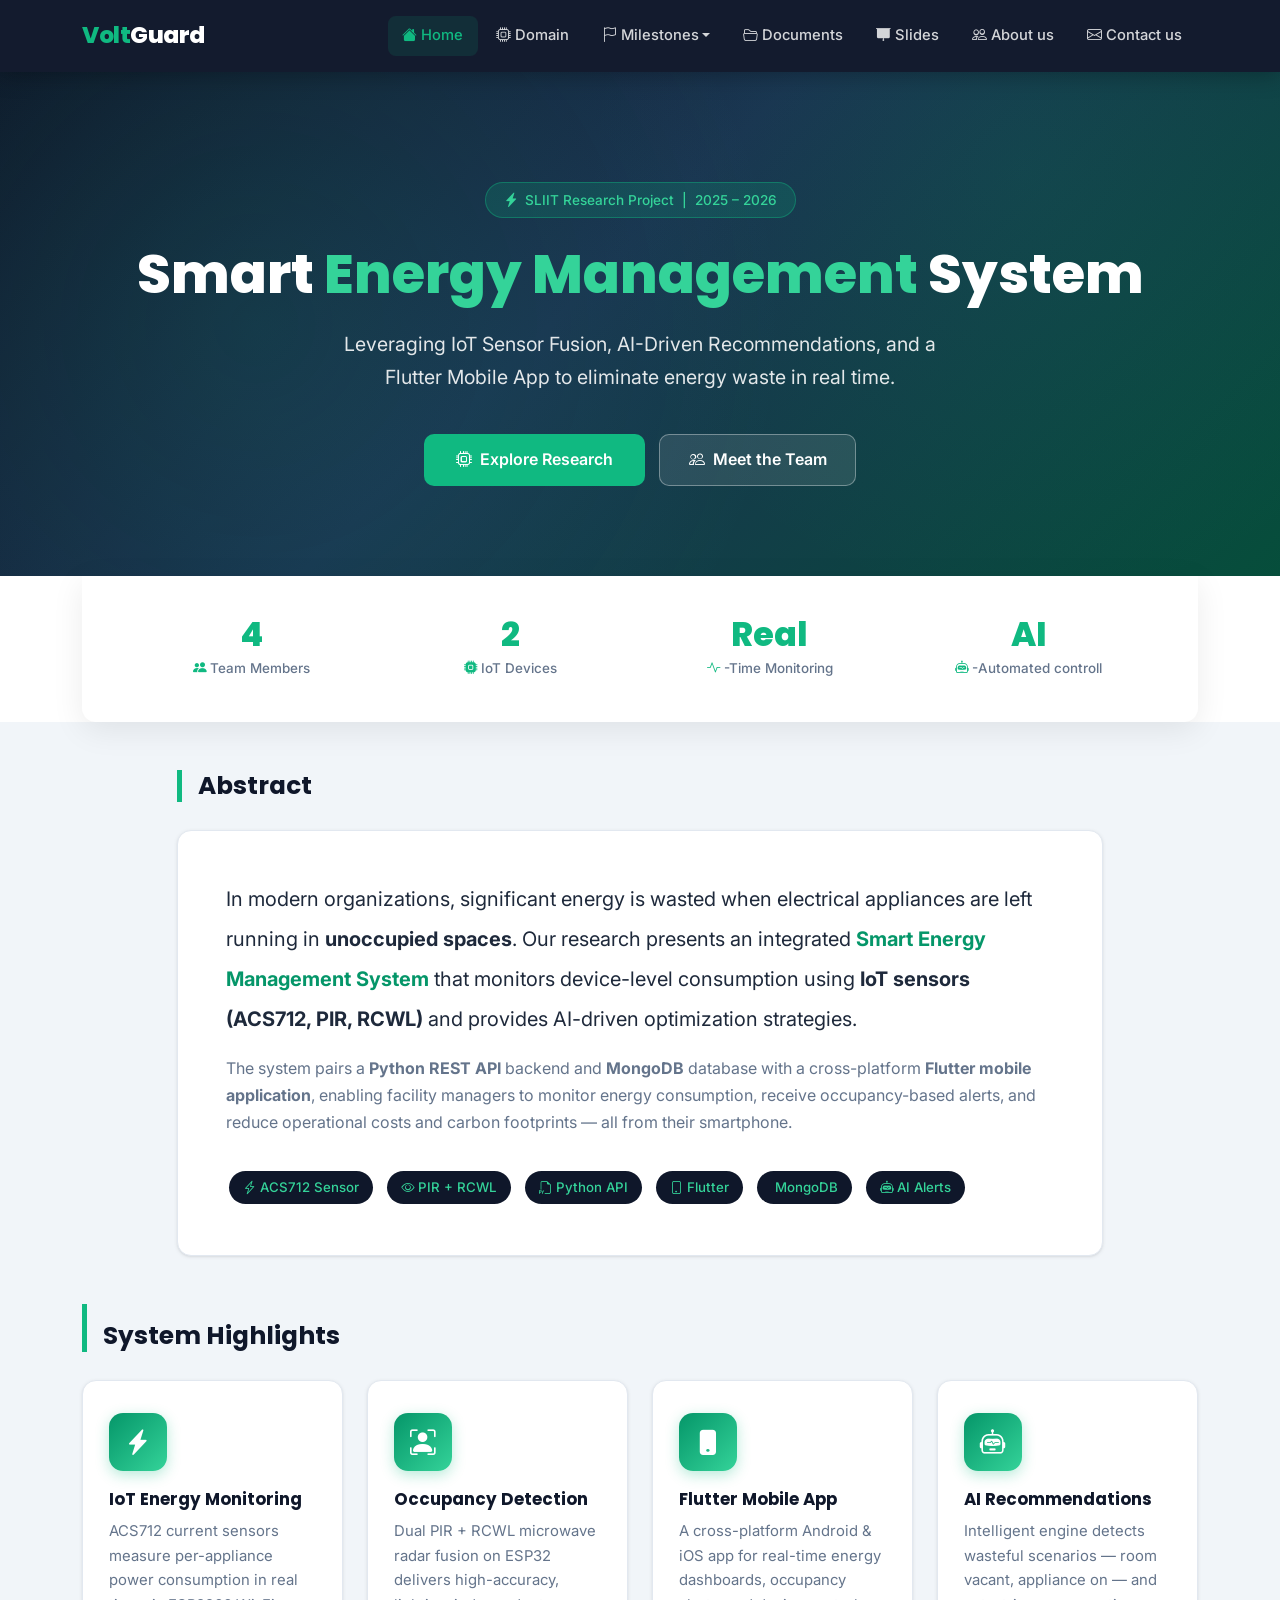
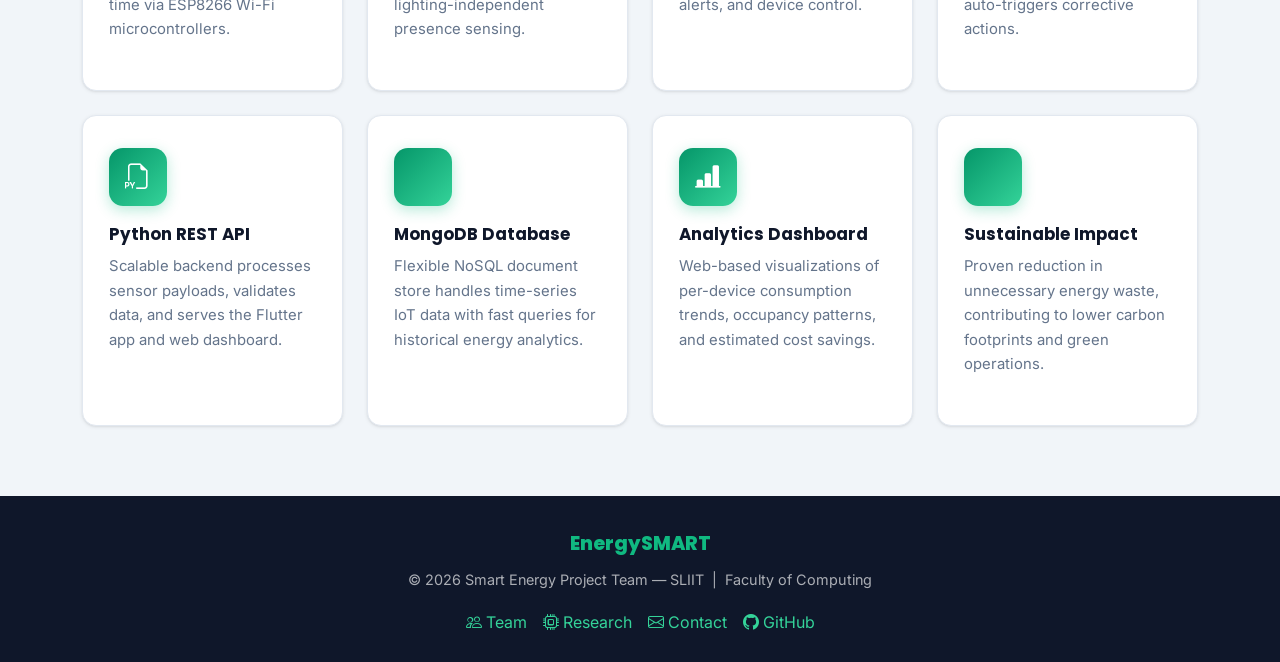
<file: index.html>
﻿<!DOCTYPE html>
<html lang="en">

<head>
    <meta charset="UTF-8">
    <meta name="viewport" content="width=device-width, initial-scale=1.0">
    <title>Home | Smart Energy Management</title>
    <link href="https://cdn.jsdelivr.net/npm/bootstrap@5.3.0/dist/css/bootstrap.min.css" rel="stylesheet">
    <link href="https://cdn.jsdelivr.net/npm/bootstrap-icons@1.11.3/font/bootstrap-icons.css" rel="stylesheet">
    <link rel="stylesheet" href="assets/css/style.css">
</head>

<body>

    <!-- ── Navbar ── -->
    <nav class="navbar navbar-expand-lg navbar-dark sticky-top">
        <div class="container">
            <a class="navbar-brand" href="index.html">Volt<span>Guard</span></a>
            <button class="navbar-toggler" type="button" data-bs-toggle="collapse" data-bs-target="#navbarNav"
                aria-label="Toggle navigation">
                <span class="navbar-toggler-icon"></span>
            </button>
            <div class="collapse navbar-collapse" id="navbarNav">
                <ul class="navbar-nav ms-auto align-items-lg-center">
                    <li class="nav-item"><a class="nav-link active" href="index.html"><i
                                class="bi bi-house-fill me-1"></i>Home</a></li>
                    <li class="nav-item"><a class="nav-link" href="domain.html"><i class="bi bi-cpu me-1"></i>Domain</a>
                    </li>
                    <li class="nav-item dropdown">
                        <a class="nav-link dropdown-toggle" href="#" id="milestoneDrop" data-bs-toggle="dropdown"
                            aria-expanded="false"><i class="bi bi-flag me-1"></i>Milestones</a>
                        <ul class="dropdown-menu">
                            <li><a class="dropdown-item" href="milestones.html#proposal"><i
                                        class="bi bi-file-text me-2"></i>Project Proposal</a></li>
                            <li><a class="dropdown-item" href="milestones.html#pp1"><i
                                        class="bi bi-easel me-2"></i>Progress Presentation 1</a></li>
                            <li><a class="dropdown-item" href="milestones.html#pp2"><i
                                        class="bi bi-easel2 me-2"></i>Progress Presentation 2</a></li>
                            <li><a class="dropdown-item" href="milestones.html#final"><i
                                        class="bi bi-trophy me-2"></i>Final Assessment</a></li>
                        </ul>
                    </li>
                    <li class="nav-item"><a class="nav-link" href="documents.html"><i
                                class="bi bi-folder2-open me-1"></i>Documents</a></li>
                    <li class="nav-item"><a class="nav-link" href="slides.html"><i
                                class="bi bi-easel3 me-1"></i>Slides</a></li>
                    <li class="nav-item"><a class="nav-link" href="about.html"><i class="bi bi-people me-1"></i>About
                            us</a></li>
                    <li class="nav-item"><a class="nav-link" href="contact.html"><i
                                class="bi bi-envelope me-1"></i>Contact us</a></li>
                </ul>
            </div>
        </div>
    </nav>

    <!-- ── Hero ── -->
    <header class="hero-section">
        <div class="container position-relative">
            <div class="hero-badge">
                <i class="bi bi-lightning-charge-fill"></i> SLIIT Research Project &nbsp;|&nbsp; 2025 – 2026
            </div>
            <h1>Smart <span>Energy Management</span> System</h1>
            <p class="lead">Leveraging IoT Sensor Fusion, AI-Driven Recommendations, and a Flutter Mobile App to
                eliminate energy waste in real time.</p>
            <div class="hero-cta">
                <a href="domain.html" class="btn-main"><i class="bi bi-cpu me-2"></i>Explore Research</a>
                <a href="about.html" class="btn-ghost"><i class="bi bi-people me-2"></i>Meet the Team</a>
            </div>
        </div>
    </header>

    <!-- ── Stats ── -->
    <div class="stats-section">
        <div class="container">
            <div class="stats-wrapper">
                <div class="row g-0 justify-content-center">
                    <div class="col-6 col-md-3">
                        <div class="stat-item">
                            <span class="stat-value">4</span>
                            <div class="stat-label"><i class="bi bi-people-fill me-1 text-accent"></i>Team Members</div>
                        </div>
                    </div>
                    <div class="col-6 col-md-3">
                        <div class="stat-item">
                            <span class="stat-value">2</span>
                            <div class="stat-label"><i class="bi bi-cpu-fill me-1 text-accent"></i>IoT Devices</div>
                        </div>
                    </div>
                    <div class="col-6 col-md-3">
                        <div class="stat-item">
                            <span class="stat-value">Real</span>
                            <div class="stat-label"><i class="bi bi-activity me-1 text-accent"></i>-Time Monitoring
                            </div>
                        </div>
                    </div>
                    <div class="col-6 col-md-3">
                        <div class="stat-item">
                            <span class="stat-value">AI</span>
                            <div class="stat-label"><i class="bi bi-robot me-1 text-accent"></i>-Automated controll
                            </div>
                        </div>
                    </div>
                </div>
            </div>
        </div>
    </div>

    <!-- ── Abstract ── -->
    <main class="container my-5">
        <div class="row justify-content-center">
            <div class="col-lg-10">
                <h2 class="section-title">Abstract</h2>
                <div class="card p-4 p-md-5">
                    <p class="fs-5 lh-lg" style="color: var(--text);">
                        In modern organizations, significant energy is wasted when electrical appliances are left
                        running in
                        <strong>unoccupied spaces</strong>. Our research presents an integrated
                        <strong style="color: var(--accent-dark);">Smart Energy Management System</strong> that monitors
                        device-level consumption using <strong>IoT sensors (ACS712, PIR, RCWL)</strong> and provides
                        AI-driven optimization strategies.
                    </p>
                    <p style="color: var(--text-muted);">
                        The system pairs a <strong>Python REST API</strong> backend and <strong>MongoDB</strong>
                        database
                        with a cross-platform <strong>Flutter mobile application</strong>, enabling facility managers to
                        monitor energy consumption, receive occupancy-based alerts, and reduce operational costs and
                        carbon footprints — all from their smartphone.
                    </p>
                    <div class="d-flex flex-wrap gap-2 mt-3">
                        <span class="tech-badge"><i class="bi bi-lightning-charge me-1"></i>ACS712 Sensor</span>
                        <span class="tech-badge"><i class="bi bi-eye me-1"></i>PIR + RCWL</span>
                        <span class="tech-badge"><i class="bi bi-filetype-py me-1"></i>Python API</span>
                        <span class="tech-badge"><i class="bi bi-phone me-1"></i>Flutter</span>
                        <span class="tech-badge"><i class="bi bi-leaf me-1"></i>MongoDB</span>
                        <span class="tech-badge"><i class="bi bi-robot me-1"></i>AI Alerts</span>
                    </div>
                </div>
            </div>
        </div>

        <!-- ── Feature Highlights ── -->
        <h2 class="section-title mt-5 pt-3">System Highlights</h2>
        <div class="row g-4">
            <div class="col-sm-6 col-lg-3">
                <div class="feature-card">
                    <div class="feature-icon"><i class="bi bi-lightning-charge-fill"></i></div>
                    <h5>IoT Energy Monitoring</h5>
                    <p>ACS712 current sensors measure per-appliance power consumption in real time via ESP8266 Wi-Fi
                        microcontrollers.</p>
                </div>
            </div>
            <div class="col-sm-6 col-lg-3">
                <div class="feature-card">
                    <div class="feature-icon"><i class="bi bi-person-bounding-box"></i></div>
                    <h5>Occupancy Detection</h5>
                    <p>Dual PIR + RCWL microwave radar fusion on ESP32 delivers high-accuracy, lighting-independent
                        presence sensing.</p>
                </div>
            </div>
            <div class="col-sm-6 col-lg-3">
                <div class="feature-card">
                    <div class="feature-icon"><i class="bi bi-phone-fill"></i></div>
                    <h5>Flutter Mobile App</h5>
                    <p>A cross-platform Android &amp; iOS app for real-time energy dashboards, occupancy alerts, and
                        device control.</p>
                </div>
            </div>
            <div class="col-sm-6 col-lg-3">
                <div class="feature-card">
                    <div class="feature-icon"><i class="bi bi-robot"></i></div>
                    <h5>AI Recommendations</h5>
                    <p>Intelligent engine detects wasteful scenarios — room vacant, appliance on — and auto-triggers
                        corrective actions.</p>
                </div>
            </div>
            <div class="col-sm-6 col-lg-3">
                <div class="feature-card">
                    <div class="feature-icon"><i class="bi bi-filetype-py"></i></div>
                    <h5>Python REST API</h5>
                    <p>Scalable backend processes sensor payloads, validates data, and serves the Flutter app and web
                        dashboard.</p>
                </div>
            </div>
            <div class="col-sm-6 col-lg-3">
                <div class="feature-card">
                    <div class="feature-icon"><i class="bi bi-leaf-fill"></i></div>
                    <h5>MongoDB Database</h5>
                    <p>Flexible NoSQL document store handles time-series IoT data with fast queries for historical
                        energy analytics.</p>
                </div>
            </div>
            <div class="col-sm-6 col-lg-3">
                <div class="feature-card">
                    <div class="feature-icon"><i class="bi bi-bar-chart-line-fill"></i></div>
                    <h5>Analytics Dashboard</h5>
                    <p>Web-based visualizations of per-device consumption trends, occupancy patterns, and estimated cost
                        savings.</p>
                </div>
            </div>
            <div class="col-sm-6 col-lg-3">
                <div class="feature-card">
                    <div class="feature-icon"><i class="bi bi-shield-check-fill"></i></div>
                    <h5>Sustainable Impact</h5>
                    <p>Proven reduction in unnecessary energy waste, contributing to lower carbon footprints and green
                        operations.</p>
                </div>
            </div>
        </div>
    </main>

    <!-- ── Footer ── -->
    <footer>
        <div class="container">
            <div class="footer-brand">EnergySMART</div>
            <p>&copy; 2026 Smart Energy Project Team &mdash; SLIIT &nbsp;|&nbsp; Faculty of Computing</p>
            <div class="mt-3 d-flex justify-content-center gap-3">
                <a href="about.html"><i class="bi bi-people me-1"></i>Team</a>
                <a href="domain.html"><i class="bi bi-cpu me-1"></i>Research</a>
                <a href="contact.html"><i class="bi bi-envelope me-1"></i>Contact</a>
                <a href="https://github.com/Siri200211/Energy_Project_Web" target="_blank" rel="noopener noreferrer"><i
                        class="bi bi-github me-1"></i>GitHub</a>
            </div>
        </div>
    </footer>

    <script src="https://cdn.jsdelivr.net/npm/bootstrap@5.3.0/dist/js/bootstrap.bundle.min.js"></script>
</body>

</html>
</file>
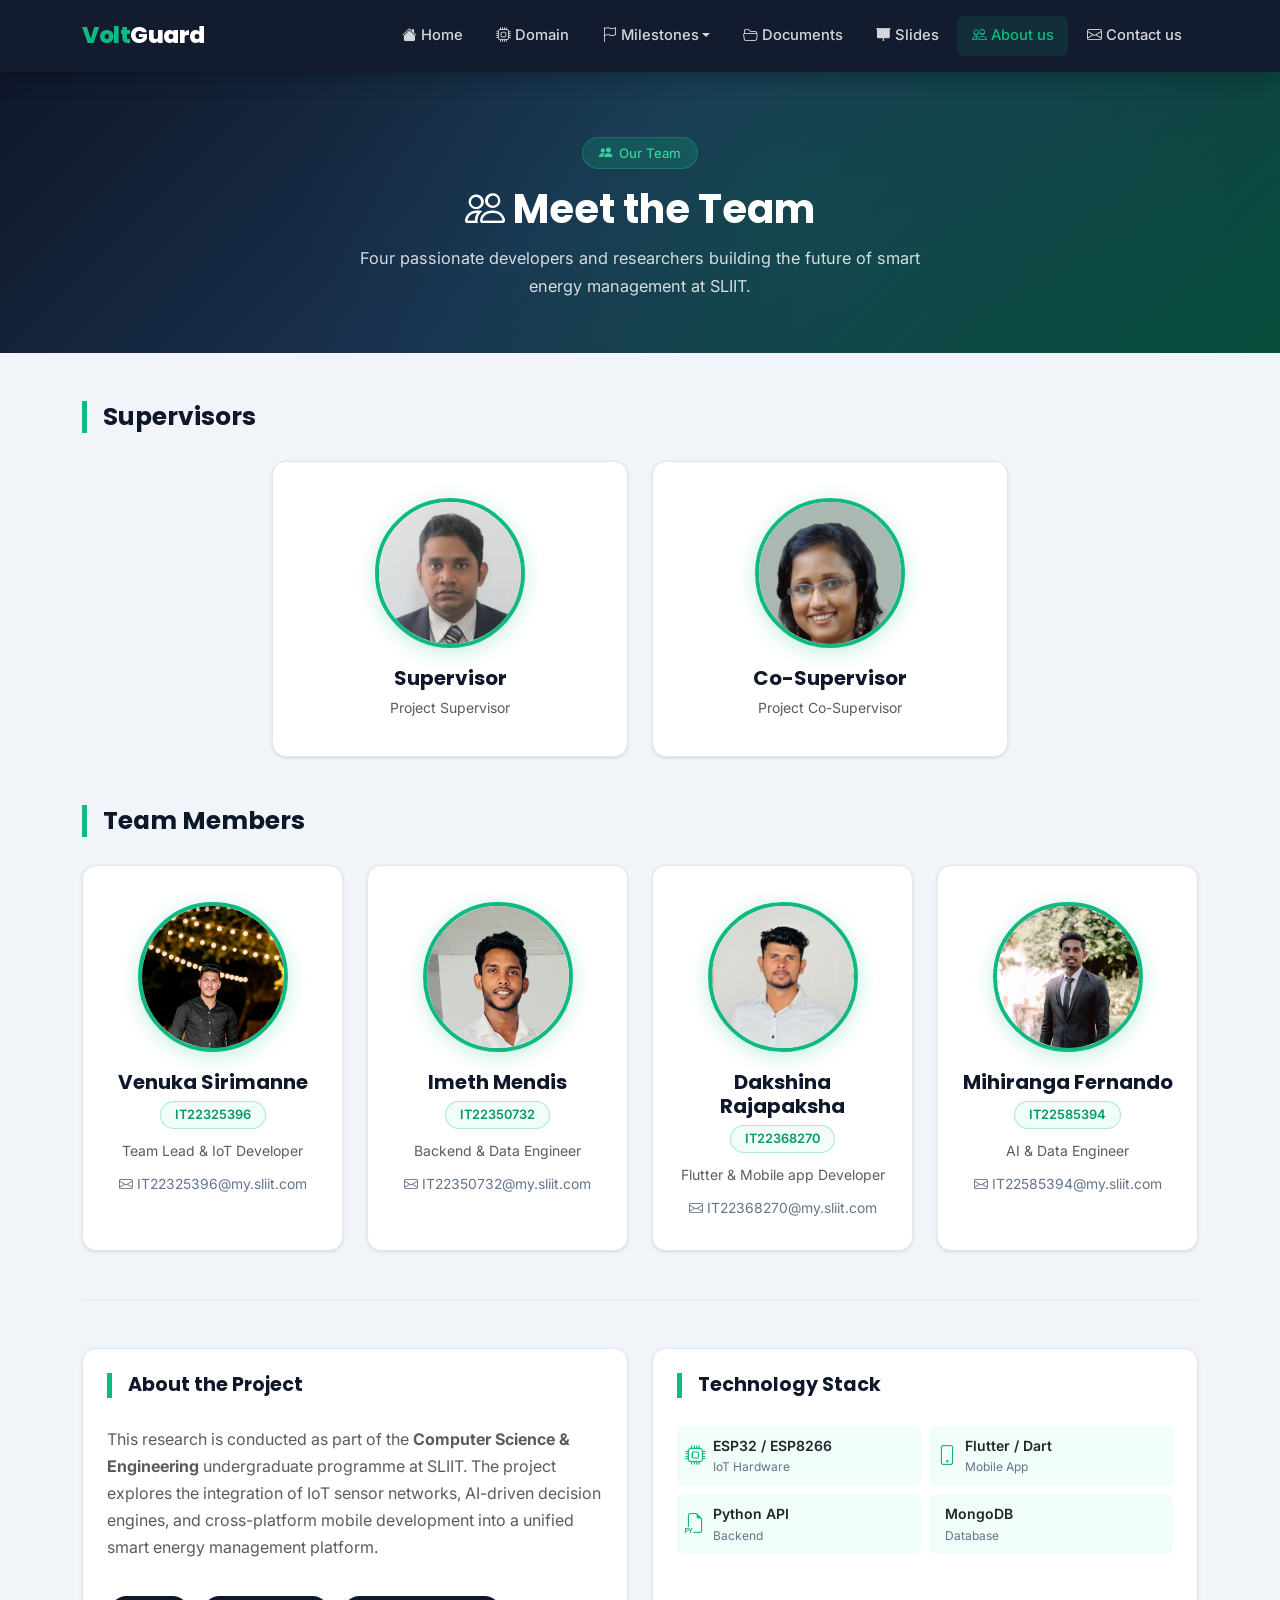
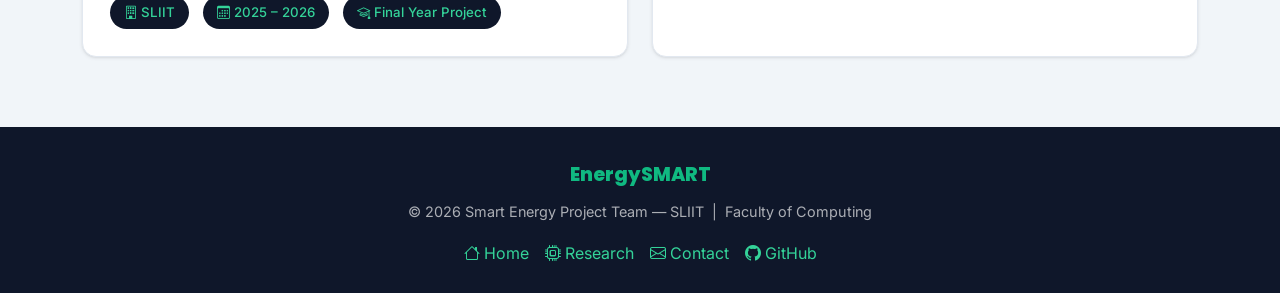
<file: about.html>
﻿<!DOCTYPE html>
<html lang="en">

<head>
    <meta charset="UTF-8">
    <meta name="viewport" content="width=device-width, initial-scale=1.0">
    <title>About Us | Smart Energy Management</title>
    <link href="https://cdn.jsdelivr.net/npm/bootstrap@5.3.0/dist/css/bootstrap.min.css" rel="stylesheet">
    <link href="https://cdn.jsdelivr.net/npm/bootstrap-icons@1.11.3/font/bootstrap-icons.css" rel="stylesheet">
    <link rel="stylesheet" href="assets/css/style.css">
</head>

<body>

    <!-- ── Navbar ── -->
    <nav class="navbar navbar-expand-lg navbar-dark sticky-top">
        <div class="container">
            <a class="navbar-brand" href="index.html">Volt<span>Guard</span></a>
            <button class="navbar-toggler" type="button" data-bs-toggle="collapse" data-bs-target="#navbarNav"
                aria-label="Toggle navigation">
                <span class="navbar-toggler-icon"></span>
            </button>
            <div class="collapse navbar-collapse" id="navbarNav">
                <ul class="navbar-nav ms-auto align-items-lg-center">
                    <li class="nav-item"><a class="nav-link" href="index.html"><i
                                class="bi bi-house-fill me-1"></i>Home</a></li>
                    <li class="nav-item"><a class="nav-link" href="domain.html"><i class="bi bi-cpu me-1"></i>Domain</a>
                    </li>
                    <li class="nav-item dropdown">
                        <a class="nav-link dropdown-toggle" href="#" id="milestoneDrop" data-bs-toggle="dropdown"
                            aria-expanded="false"><i class="bi bi-flag me-1"></i>Milestones</a>
                        <ul class="dropdown-menu">
                            <li><a class="dropdown-item" href="milestones.html#proposal"><i
                                        class="bi bi-file-text me-2"></i>Project Proposal</a></li>
                            <li><a class="dropdown-item" href="milestones.html#pp1"><i
                                        class="bi bi-easel me-2"></i>Progress Presentation 1</a></li>
                            <li><a class="dropdown-item" href="milestones.html#pp2"><i
                                        class="bi bi-easel2 me-2"></i>Progress Presentation 2</a></li>
                            <li><a class="dropdown-item" href="milestones.html#final"><i
                                        class="bi bi-trophy me-2"></i>Final Assessment</a></li>
                        </ul>
                    </li>
                    <li class="nav-item"><a class="nav-link" href="documents.html"><i
                                class="bi bi-folder2-open me-1"></i>Documents</a></li>
                    <li class="nav-item"><a class="nav-link" href="slides.html"><i
                                class="bi bi-easel3 me-1"></i>Slides</a></li>
                    <li class="nav-item"><a class="nav-link active" href="about.html"><i
                                class="bi bi-people me-1"></i>About us</a></li>
                    <li class="nav-item"><a class="nav-link" href="contact.html"><i
                                class="bi bi-envelope me-1"></i>Contact us</a></li>
                </ul>
            </div>
        </div>
    </nav>

    <!-- ── Page Hero ── -->
    <div class="page-hero">
        <div class="container position-relative">
            <div class="page-hero-badge"><i class="bi bi-people-fill"></i>Our Team</div>
            <h1><i class="bi bi-people me-2"></i>Meet the Team</h1>
            <p>Four passionate developers and researchers building the future of smart energy management at SLIIT.</p>
        </div>
    </div>

    <!-- ── Team Members ── -->
    <main class="container my-5">
        <h2 class="section-title">Supervisors</h2>
        <div class="row g-4 justify-content-center mb-5">
            <div class="col-sm-6 col-lg-4">
                <div class="member-card">
                    <img src="assets/images/images.jpeg" class="member-img" alt="Supervisor">
                    <h5>Supervisor</h5>
                    <p class="text-muted small mb-2">Project Supervisor</p>
                </div>
            </div>

            <div class="col-sm-6 col-lg-4">
                <div class="member-card">
                    <img src="assets/images/Manori-Gamage-2.webp" class="member-img" alt="Co-Supervisor">
                    <h5>Co-Supervisor</h5>
                    <p class="text-muted small mb-2">Project Co-Supervisor</p>
                </div>
            </div>
        </div>

        <h2 class="section-title">Team Members</h2>
        <div class="row g-4">

            <div class="col-sm-6 col-lg-3">
                <div class="member-card">
                    <img src="assets/images/member1.jpg" class="member-img" alt="Venuka Sirimanne">
                    <h5>Venuka Sirimanne</h5>
                    <span class="id-badge">IT22325396</span>
                    <p class="text-muted small mb-2">Team Lead &amp; IoT Developer</p>
                    <a href="mailto:IT22325396@my.sliit.com"><i
                            class="bi bi-envelope me-1"></i>IT22325396@my.sliit.com</a>
                </div>
            </div>

            <div class="col-sm-6 col-lg-3">
                <div class="member-card">
                    <img src="assets/images/member2.jpg" class="member-img" alt="Imeth Mendis">
                    <h5>Imeth Mendis</h5>
                    <span class="id-badge">IT22350732</span>
                    <p class="text-muted small mb-2">Backend &amp; Data Engineer</p>
                    <a href="mailto:IT22350732@my.sliit.com"><i
                            class="bi bi-envelope me-1"></i>IT22350732@my.sliit.com</a>
                </div>
            </div>

            <div class="col-sm-6 col-lg-3">
                <div class="member-card">
                    <img src="assets/images/member3.jpg" class="member-img" alt="Dakshina Rajapaksha">
                    <h5>Dakshina Rajapaksha</h5>
                    <span class="id-badge">IT22368270</span>
                    <p class="text-muted small mb-2">Flutter &amp; Mobile app Developer</p>
                    <a href="mailto:IT22368270@my.sliit.com"><i
                            class="bi bi-envelope me-1"></i>IT22368270@my.sliit.com</a>
                </div>
            </div>

            <div class="col-sm-6 col-lg-3">
                <div class="member-card">
                    <img src="assets/images/member4.jpg" class="member-img" alt="Mihiranga Fernando">
                    <h5>Mihiranga Fernando</h5>
                    <span class="id-badge">IT22585394</span>
                    <p class="text-muted small mb-2">AI &amp; Data Engineer</p>
                    <a href="mailto:IT22585394@my.sliit.com"><i
                            class="bi bi-envelope me-1"></i>IT22585394@my.sliit.com</a>
                </div>
            </div>

        </div>

        <!-- ── Project Info ── -->
        <div class="divider"></div>
        <div class="row g-4 align-items-stretch">
            <div class="col-md-6">
                <div class="card p-4 h-100">
                    <h4 class="section-title" style="font-size:1.2rem;">About the Project</h4>
                    <p class="text-muted">This research is conducted as part of the <strong>Computer Science &amp;
                            Engineering</strong> undergraduate programme at SLIIT. The project explores the integration
                        of IoT sensor networks, AI-driven decision engines, and cross-platform mobile development into a
                        unified smart energy management platform.</p>
                    <div class="d-flex flex-wrap gap-2 mt-3">
                        <span class="tech-badge"><i class="bi bi-building me-1"></i>SLIIT</span>
                        <span class="tech-badge"><i class="bi bi-calendar3 me-1"></i>2025 – 2026</span>
                        <span class="tech-badge"><i class="bi bi-mortarboard me-1"></i>Final Year Project</span>
                    </div>
                </div>
            </div>
            <div class="col-md-6">
                <div class="card p-4 h-100">
                    <h4 class="section-title" style="font-size:1.2rem;">Technology Stack</h4>
                    <div class="row g-2">
                        <div class="col-6">
                            <div class="d-flex align-items-center gap-2 p-2 rounded"
                                style="background:var(--surface-alt);">
                                <i class="bi bi-cpu text-accent fs-5"></i>
                                <div>
                                    <div class="fw-600 small">ESP32 / ESP8266</div>
                                    <div style="font-size:.75rem; color:var(--text-muted);">IoT Hardware</div>
                                </div>
                            </div>
                        </div>
                        <div class="col-6">
                            <div class="d-flex align-items-center gap-2 p-2 rounded"
                                style="background:var(--surface-alt);">
                                <i class="bi bi-phone text-accent fs-5"></i>
                                <div>
                                    <div class="fw-600 small">Flutter / Dart</div>
                                    <div style="font-size:.75rem; color:var(--text-muted);">Mobile App</div>
                                </div>
                            </div>
                        </div>
                        <div class="col-6">
                            <div class="d-flex align-items-center gap-2 p-2 rounded"
                                style="background:var(--surface-alt);">
                                <i class="bi bi-filetype-py text-accent fs-5"></i>
                                <div>
                                    <div class="fw-600 small">Python API</div>
                                    <div style="font-size:.75rem; color:var(--text-muted);">Backend</div>
                                </div>
                            </div>
                        </div>
                        <div class="col-6">
                            <div class="d-flex align-items-center gap-2 p-2 rounded"
                                style="background:var(--surface-alt);">
                                <i class="bi bi-leaf text-accent fs-5"></i>
                                <div>
                                    <div class="fw-600 small">MongoDB</div>
                                    <div style="font-size:.75rem; color:var(--text-muted);">Database</div>
                                </div>
                            </div>
                        </div>
                    </div>
                </div>
            </div>
        </div>
    </main>

    <!-- ── Footer ── -->
    <footer>
        <div class="container">
            <div class="footer-brand">EnergySMART</div>
            <p>&copy; 2026 Smart Energy Project Team &mdash; SLIIT &nbsp;|&nbsp; Faculty of Computing</p>
            <div class="mt-3 d-flex justify-content-center gap-3">
                <a href="index.html"><i class="bi bi-house me-1"></i>Home</a>
                <a href="domain.html"><i class="bi bi-cpu me-1"></i>Research</a>
                <a href="contact.html"><i class="bi bi-envelope me-1"></i>Contact</a>
                <a href="https://github.com/Siri200211/Energy_Project_Web" target="_blank" rel="noopener noreferrer"><i
                        class="bi bi-github me-1"></i>GitHub</a>
            </div>
        </div>
    </footer>

    <script src="https://cdn.jsdelivr.net/npm/bootstrap@5.3.0/dist/js/bootstrap.bundle.min.js"></script>
</body>

</html>
</file>
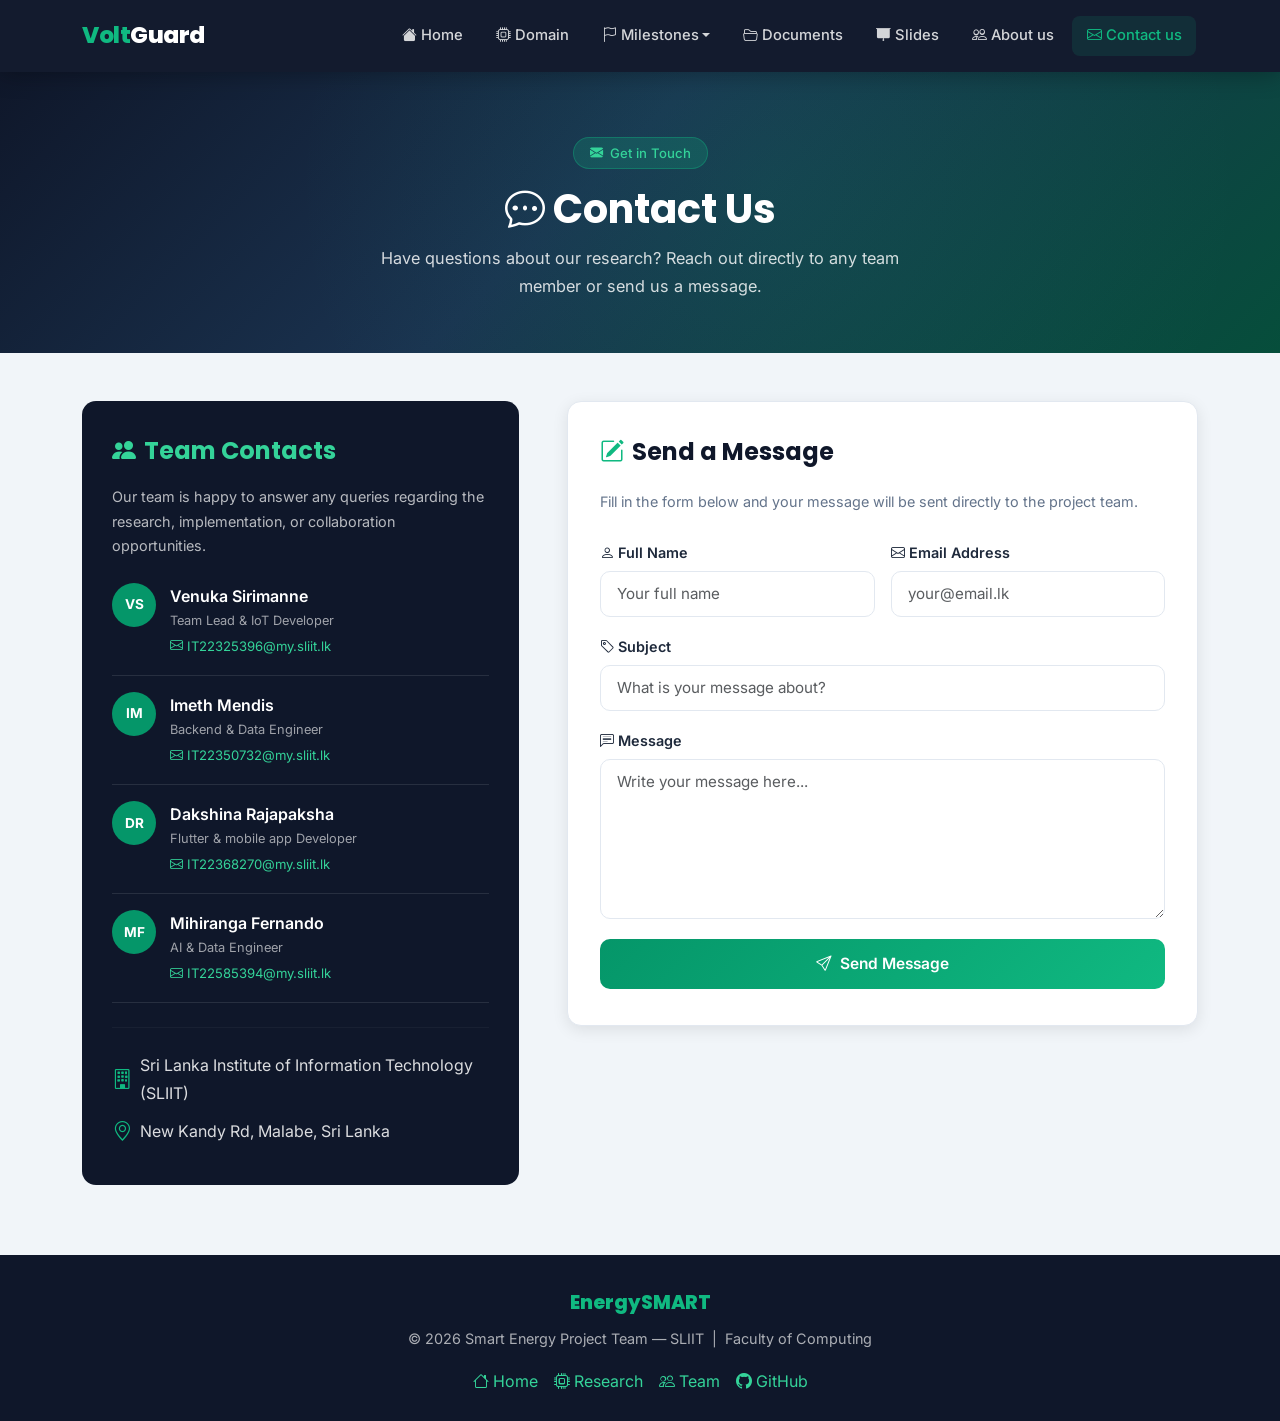
<file: contact.html>
﻿<!DOCTYPE html>
<html lang="en">

<head>
    <meta charset="UTF-8">
    <meta name="viewport" content="width=device-width, initial-scale=1.0">
    <title>Contact Us | Smart Energy Management</title>
    <link href="https://cdn.jsdelivr.net/npm/bootstrap@5.3.0/dist/css/bootstrap.min.css" rel="stylesheet">
    <link href="https://cdn.jsdelivr.net/npm/bootstrap-icons@1.11.3/font/bootstrap-icons.css" rel="stylesheet">
    <link rel="stylesheet" href="assets/css/style.css">
</head>

<body>

    <!-- ── Navbar ── -->
    <nav class="navbar navbar-expand-lg navbar-dark sticky-top">
        <div class="container">
            <a class="navbar-brand" href="index.html">Volt<span>Guard</span></a>
            <button class="navbar-toggler" type="button" data-bs-toggle="collapse" data-bs-target="#navbarNav"
                aria-label="Toggle navigation">
                <span class="navbar-toggler-icon"></span>
            </button>
            <div class="collapse navbar-collapse" id="navbarNav">
                <ul class="navbar-nav ms-auto align-items-lg-center">
                    <li class="nav-item"><a class="nav-link" href="index.html"><i
                                class="bi bi-house-fill me-1"></i>Home</a></li>
                    <li class="nav-item"><a class="nav-link" href="domain.html"><i class="bi bi-cpu me-1"></i>Domain</a>
                    </li>
                    <li class="nav-item dropdown">
                        <a class="nav-link dropdown-toggle" href="#" id="milestoneDrop" data-bs-toggle="dropdown"
                            aria-expanded="false"><i class="bi bi-flag me-1"></i>Milestones</a>
                        <ul class="dropdown-menu">
                            <li><a class="dropdown-item" href="milestones.html#proposal"><i
                                        class="bi bi-file-text me-2"></i>Project Proposal</a></li>
                            <li><a class="dropdown-item" href="milestones.html#pp1"><i
                                        class="bi bi-easel me-2"></i>Progress Presentation 1</a></li>
                            <li><a class="dropdown-item" href="milestones.html#pp2"><i
                                        class="bi bi-easel2 me-2"></i>Progress Presentation 2</a></li>
                            <li><a class="dropdown-item" href="milestones.html#final"><i
                                        class="bi bi-trophy me-2"></i>Final Assessment</a></li>
                        </ul>
                    </li>
                    <li class="nav-item"><a class="nav-link" href="documents.html"><i
                                class="bi bi-folder2-open me-1"></i>Documents</a></li>
                    <li class="nav-item"><a class="nav-link" href="slides.html"><i
                                class="bi bi-easel3 me-1"></i>Slides</a></li>
                    <li class="nav-item"><a class="nav-link" href="about.html"><i class="bi bi-people me-1"></i>About
                            us</a></li>
                    <li class="nav-item"><a class="nav-link active" href="contact.html"><i
                                class="bi bi-envelope me-1"></i>Contact us</a></li>
                </ul>
            </div>
        </div>
    </nav>

    <!-- ── Page Hero ── -->
    <div class="page-hero">
        <div class="container position-relative">
            <div class="page-hero-badge"><i class="bi bi-envelope-fill"></i>Get in Touch</div>
            <h1><i class="bi bi-chat-dots me-2"></i>Contact Us</h1>
            <p>Have questions about our research? Reach out directly to any team member or send us a message.</p>
        </div>
    </div>

    <!-- ── Contact Section ── -->
    <main class="container my-5">
        <div class="row g-5 align-items-start">

            <!-- Team contacts -->
            <div class="col-lg-5">
                <div class="contact-info-card h-100">
                    <h4><i class="bi bi-people-fill me-2"></i>Team Contacts</h4>
                    <p class="mb-4" style="color:rgba(255,255,255,.7); font-size:.9rem;">Our team is happy to answer any
                        queries regarding the research, implementation, or collaboration opportunities.</p>

                    <div class="contact-member-row">
                        <div class="contact-avatar">VS</div>
                        <div>
                            <div class="fw-600">Venuka Sirimanne</div>
                            <div style="font-size:.8rem; color:rgba(255,255,255,.6);">Team Lead &amp; IoT Developer
                            </div>
                            <a href="mailto:IT22325396@my.sliit.lk" class="contact-link"><i
                                    class="bi bi-envelope me-1"></i>IT22325396@my.sliit.lk</a>
                        </div>
                    </div>

                    <div class="contact-member-row">
                        <div class="contact-avatar">IM</div>
                        <div>
                            <div class="fw-600">Imeth Mendis</div>
                            <div style="font-size:.8rem; color:rgba(255,255,255,.6);">Backend &amp; Data Engineer</div>
                            <a href="mailto:IT22350732@my.sliit.lk" class="contact-link"><i
                                    class="bi bi-envelope me-1"></i>IT22350732@my.sliit.lk</a>
                        </div>
                    </div>

                    <div class="contact-member-row">
                        <div class="contact-avatar">DR</div>
                        <div>
                            <div class="fw-600">Dakshina Rajapaksha</div>
                            <div style="font-size:.8rem; color:rgba(255,255,255,.6);">Flutter &amp; mobile app Developer
                            </div>
                            <a href="mailto:IT22368270@my.sliit.lk" class="contact-link"><i
                                    class="bi bi-envelope me-1"></i>IT22368270@my.sliit.lk</a>
                        </div>
                    </div>

                    <div class="contact-member-row">
                        <div class="contact-avatar">MF</div>
                        <div>
                            <div class="fw-600">Mihiranga Fernando</div>
                            <div style="font-size:.8rem; color:rgba(255,255,255,.6);">AI &amp; Data Engineer</div>
                            <a href="mailto:IT22585394@my.sliit.lk" class="contact-link"><i
                                    class="bi bi-envelope me-1"></i>IT22585394@my.sliit.lk</a>
                        </div>
                    </div>

                    <hr style="border-color:rgba(255,255,255,.15); margin:1.5rem 0;">

                    <div class="d-flex align-items-center gap-2 mb-2" style="color:rgba(255,255,255,.85);">
                        <i class="bi bi-building text-accent fs-5"></i>
                        <span>Sri Lanka Institute of Information Technology (SLIIT)</span>
                    </div>
                    <div class="d-flex align-items-center gap-2" style="color:rgba(255,255,255,.85);">
                        <i class="bi bi-geo-alt text-accent fs-5"></i>
                        <span>New Kandy Rd, Malabe, Sri Lanka</span>
                    </div>
                </div>
            </div>

            <!-- Message form -->
            <div class="col-lg-7">
                <div class="form-card">
                    <h4><i class="bi bi-pencil-square me-2 text-accent"></i>Send a Message</h4>
                    <p class="mb-4" style="color:var(--text-muted); font-size:.9rem;">Fill in the form below and your
                        message will be sent directly to the project team.</p>
                    <form action="mailto:IT22325396@my.sliit.lk" method="post" enctype="text/plain">
                        <div class="row g-3">
                            <div class="col-sm-6">
                                <label class="form-label fw-600"><i class="bi bi-person me-1"></i>Full Name</label>
                                <input type="text" class="form-control" name="name" placeholder="Your full name"
                                    required>
                            </div>
                            <div class="col-sm-6">
                                <label class="form-label fw-600"><i class="bi bi-envelope me-1"></i>Email
                                    Address</label>
                                <input type="email" class="form-control" name="email" placeholder="your@email.lk"
                                    required>
                            </div>
                            <div class="col-12">
                                <label class="form-label fw-600"><i class="bi bi-tag me-1"></i>Subject</label>
                                <input type="text" class="form-control" name="subject"
                                    placeholder="What is your message about?" required>
                            </div>
                            <div class="col-12">
                                <label class="form-label fw-600"><i
                                        class="bi bi-chat-left-text me-1"></i>Message</label>
                                <textarea class="form-control" name="message" rows="6"
                                    placeholder="Write your message here..." required></textarea>
                            </div>
                            <div class="col-12 pt-1">
                                <button type="submit" class="btn-submit">
                                    <i class="bi bi-send me-2"></i>Send Message
                                </button>
                            </div>
                        </div>
                    </form>
                </div>
            </div>

        </div>
    </main>

    <!-- ── Footer ── -->
    <footer>
        <div class="container">
            <div class="footer-brand">EnergySMART</div>
            <p>&copy; 2026 Smart Energy Project Team &mdash; SLIIT &nbsp;|&nbsp; Faculty of Computing</p>
            <div class="mt-3 d-flex justify-content-center gap-3">
                <a href="index.html"><i class="bi bi-house me-1"></i>Home</a>
                <a href="domain.html"><i class="bi bi-cpu me-1"></i>Research</a>
                <a href="about.html"><i class="bi bi-people me-1"></i>Team</a>
                <a href="https://github.com/Siri200211/Energy_Project_Web" target="_blank" rel="noopener noreferrer"><i
                        class="bi bi-github me-1"></i>GitHub</a>
            </div>
        </div>
    </footer>

    <script src="https://cdn.jsdelivr.net/npm/bootstrap@5.3.0/dist/js/bootstrap.bundle.min.js"></script>
</body>

</html>
</file>
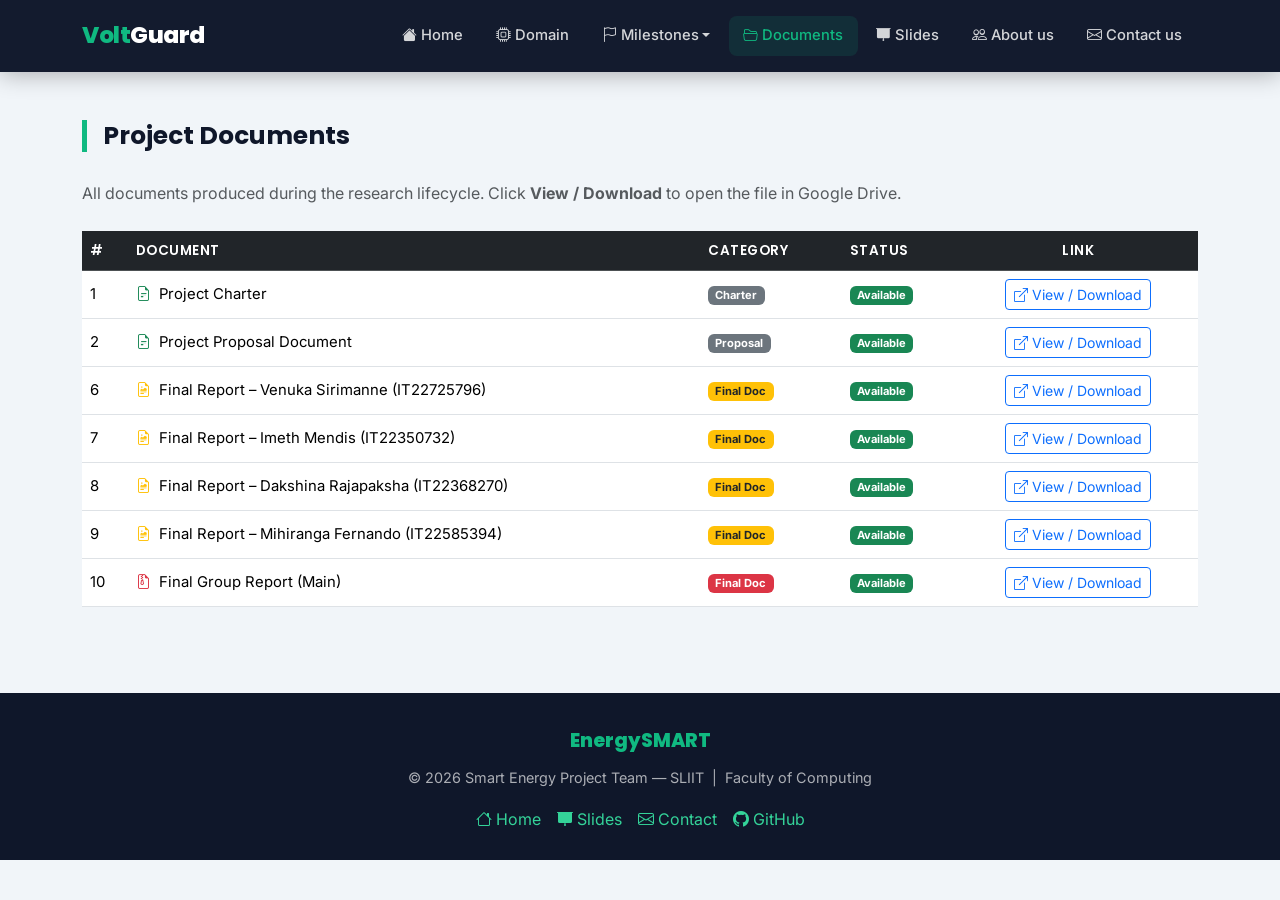
<file: documents.html>
<!DOCTYPE html>
<html lang="en">

<head>
    <meta charset="UTF-8">
    <meta name="viewport" content="width=device-width, initial-scale=1.0">
    <title>Documents | Smart Energy Management</title>
    <link href="https://cdn.jsdelivr.net/npm/bootstrap@5.3.0/dist/css/bootstrap.min.css" rel="stylesheet">
    <link href="https://cdn.jsdelivr.net/npm/bootstrap-icons@1.11.3/font/bootstrap-icons.css" rel="stylesheet">
    <link rel="stylesheet" href="assets/css/style.css">
</head>

<body>

    <nav class="navbar navbar-expand-lg navbar-dark sticky-top">
        <div class="container">
            <a class="navbar-brand" href="index.html">Volt<span>Guard</span></a>
            <button class="navbar-toggler" type="button" data-bs-toggle="collapse" data-bs-target="#navbarNav"
                aria-label="Toggle navigation">
                <span class="navbar-toggler-icon"></span>
            </button>
            <div class="collapse navbar-collapse" id="navbarNav">
                <ul class="navbar-nav ms-auto align-items-lg-center">
                    <li class="nav-item"><a class="nav-link" href="index.html"><i
                                class="bi bi-house-fill me-1"></i>Home</a></li>
                    <li class="nav-item"><a class="nav-link" href="domain.html"><i class="bi bi-cpu me-1"></i>Domain</a>
                    </li>
                    <li class="nav-item dropdown">
                        <a class="nav-link dropdown-toggle" href="#" id="milestoneDrop" data-bs-toggle="dropdown"
                            aria-expanded="false"><i class="bi bi-flag me-1"></i>Milestones</a>
                        <ul class="dropdown-menu">
                            <li><a class="dropdown-item" href="milestones.html#proposal"><i
                                        class="bi bi-file-text me-2"></i>Project Proposal</a></li>
                            <li><a class="dropdown-item" href="milestones.html#pp1"><i
                                        class="bi bi-easel me-2"></i>Progress Presentation 1</a></li>
                            <li><a class="dropdown-item" href="milestones.html#pp2"><i
                                        class="bi bi-easel2 me-2"></i>Progress Presentation 2</a></li>
                            <li><a class="dropdown-item" href="milestones.html#final"><i
                                        class="bi bi-trophy me-2"></i>Final Assessment</a></li>
                        </ul>
                    </li>
                    <li class="nav-item"><a class="nav-link active" href="documents.html"><i
                                class="bi bi-folder2-open me-1"></i>Documents</a></li>
                    <li class="nav-item"><a class="nav-link" href="slides.html"><i
                                class="bi bi-easel3 me-1"></i>Slides</a></li>
                    <li class="nav-item"><a class="nav-link" href="about.html"><i class="bi bi-people me-1"></i>About
                            us</a></li>
                    <li class="nav-item"><a class="nav-link" href="contact.html"><i
                                class="bi bi-envelope me-1"></i>Contact us</a></li>
                </ul>
            </div>
        </div>
    </nav>

    <main class="container my-5">
        <h2 class="section-title">Project Documents</h2>
        <p class="text-muted mb-4">All documents produced during the research lifecycle. Click <strong>View /
                Download</strong> to open the file in Google Drive.</p>



        <div class="table-responsive">
            <table class="table table-hover align-middle">
                <thead class="table-dark">
                    <tr>
                        <th>#</th>
                        <th>Document</th>
                        <th>Category</th>
                        <th>Status</th>
                        <th class="text-center">Link</th>
                    </tr>
                </thead>
                <tbody>
                    <tr>
                        <td>1</td>
                        <td><i class="bi bi-file-earmark-text me-2 text-success"></i>Project Charter</td>
                        <td><span class="badge bg-secondary">Charter</span></td>
                        <td><span class="badge bg-success">Available</span></td>
                        <td class="text-center">
                            <a href="https://drive.google.com/file/d/YOUR_FILE_ID/view" target="_blank"
                                rel="noopener noreferrer" class="btn btn-sm btn-outline-primary">
                                <i class="bi bi-box-arrow-up-right me-1"></i>View / Download
                            </a>
                        </td>
                    </tr>
                    <tr>
                        <td>2</td>
                        <td><i class="bi bi-file-earmark-text me-2 text-success"></i>Project Proposal Document</td>
                        <td><span class="badge bg-secondary">Proposal</span></td>
                        <td><span class="badge bg-success">Available</span></td>
                        <td class="text-center">
                            <a href="https://mysliit.sharepoint.com/sites/CDAPSubmissionCloud/2526JCloud/Forms/AllItems.aspx?id=%2Fsites%2FCDAPSubmissionCloud%2F2526JCloud%2F25%2D26J%2D286%2DStudents%2F1%2E%20Project%20Proposal%2FIndividual%20Reports&viewid=b6c5e95e%2Dd054%2D4e72%2Dbb46%2D33a9940141f2"
                                target="_blank" rel="noopener noreferrer" class="btn btn-sm btn-outline-primary">
                                <i class="bi bi-box-arrow-up-right me-1"></i>View / Download
                            </a>
                        </td>
                    </tr>
                    <tr>
                        <td>6</td>
                        <td><i class="bi bi-file-earmark-richtext me-2 text-warning"></i>Final Report – Venuka Sirimanne
                            (IT22725796)</td>
                        <td><span class="badge bg-warning text-dark">Final Doc</span></td>
                        <td><span class="badge bg-success">Available</span></td>
                        <td class="text-center">
                            <a href="https://mysliit.sharepoint.com/:b:/s/CDAPSubmissionCloud/IQDx8XfrBZIKQpWCDWKtmtWqAaTZC_d97FPe_vEFRSaShKs?e=7pHEQt"
                                target="_blank" rel="noopener noreferrer" class="btn btn-sm btn-outline-primary">
                                <i class="bi bi-box-arrow-up-right me-1"></i>View / Download
                            </a>
                        </td>
                    </tr>
                    <tr>
                        <td>7</td>
                        <td><i class="bi bi-file-earmark-richtext me-2 text-warning"></i>Final Report – Imeth Mendis
                            (IT22350732)</td>
                        <td><span class="badge bg-warning text-dark">Final Doc</span></td>
                        <td><span class="badge bg-success">Available</span></td>
                        <td class="text-center">
                            <a href="https://mysliit.sharepoint.com/:b:/s/CDAPSubmissionCloud/IQA1urVkBf8vSbgILMR8QqGRAfW1VQKy9PdxTG3wWOmCVCQ?e=m21eXi"
                                target="_blank" rel="noopener noreferrer" class="btn btn-sm btn-outline-primary">
                                <i class="bi bi-box-arrow-up-right me-1"></i>View / Download
                            </a>
                        </td>
                    </tr>
                    <tr>
                        <td>8</td>
                        <td><i class="bi bi-file-earmark-richtext me-2 text-warning"></i>Final Report – Dakshina
                            Rajapaksha (IT22368270)</td>
                        <td><span class="badge bg-warning text-dark">Final Doc</span></td>
                        <td><span class="badge bg-success">Available</span></td>
                        <td class="text-center">
                            <a href="https://mysliit.sharepoint.com/:b:/s/CDAPSubmissionCloud/IQC76sqdrYLGSKVtU-bLmzOZARr81g_ziKIe8ze5QNWH5aU?e=XKcqWO"
                                target="_blank" rel="noopener noreferrer" class="btn btn-sm btn-outline-primary">
                                <i class="bi bi-box-arrow-up-right me-1"></i>View / Download
                            </a>
                        </td>
                    </tr>
                    <tr>
                        <td>9</td>
                        <td><i class="bi bi-file-earmark-richtext me-2 text-warning"></i>Final Report – Mihiranga
                            Fernando (IT22585394)</td>
                        <td><span class="badge bg-warning text-dark">Final Doc</span></td>
                        <td><span class="badge bg-success">Available</span></td>
                        <td class="text-center">
                            <a href="https://mysliit.sharepoint.com/:b:/s/CDAPSubmissionCloud/IQCmCKR25KsZTJJHEqXH5Hw0AfjgrJp2B5ZF5L6FLkgGErM?e=chuQt3"
                                target="_blank" rel="noopener noreferrer" class="btn btn-sm btn-outline-primary">
                                <i class="bi bi-box-arrow-up-right me-1"></i>View / Download
                            </a>
                        </td>
                    </tr>
                    <tr>
                        <td>10</td>
                        <td><i class="bi bi-file-earmark-zip me-2 text-danger"></i>Final Group Report (Main)</td>
                        <td><span class="badge bg-danger">Final Doc</span></td>
                        <td><span class="badge bg-success">Available</span></td>
                        <td class="text-center">
                            <a href="https://mysliit.sharepoint.com/:b:/s/CDAPSubmissionCloud/IQBE4NHuNJ0PTZwGMGj_7lHHAbPmtzDcYheKJHo4IT3PdlE?e=6nBfET"
                                target="_blank" rel="noopener noreferrer" class="btn btn-sm btn-outline-primary">
                                <i class="bi bi-box-arrow-up-right me-1"></i>View / Download
                            </a>
                        </td>
                    </tr>
                </tbody>
            </table>
        </div>
    </main>

    <footer>
        <div class="container">
            <div class="footer-brand">EnergySMART</div>
            <p>&copy; 2026 Smart Energy Project Team &mdash; SLIIT &nbsp;|&nbsp; Faculty of Computing</p>
            <div class="mt-3 d-flex justify-content-center gap-3">
                <a href="index.html"><i class="bi bi-house me-1"></i>Home</a>
                <a href="slides.html"><i class="bi bi-easel3 me-1"></i>Slides</a>
                <a href="contact.html"><i class="bi bi-envelope me-1"></i>Contact</a>
                <a href="https://github.com/Siri200211/Energy_Project_Web" target="_blank" rel="noopener noreferrer"><i
                        class="bi bi-github me-1"></i>GitHub</a>
            </div>
        </div>
    </footer>

    <script src="https://cdn.jsdelivr.net/npm/bootstrap@5.3.0/dist/js/bootstrap.bundle.min.js"></script>
</body>

</html>
</file>
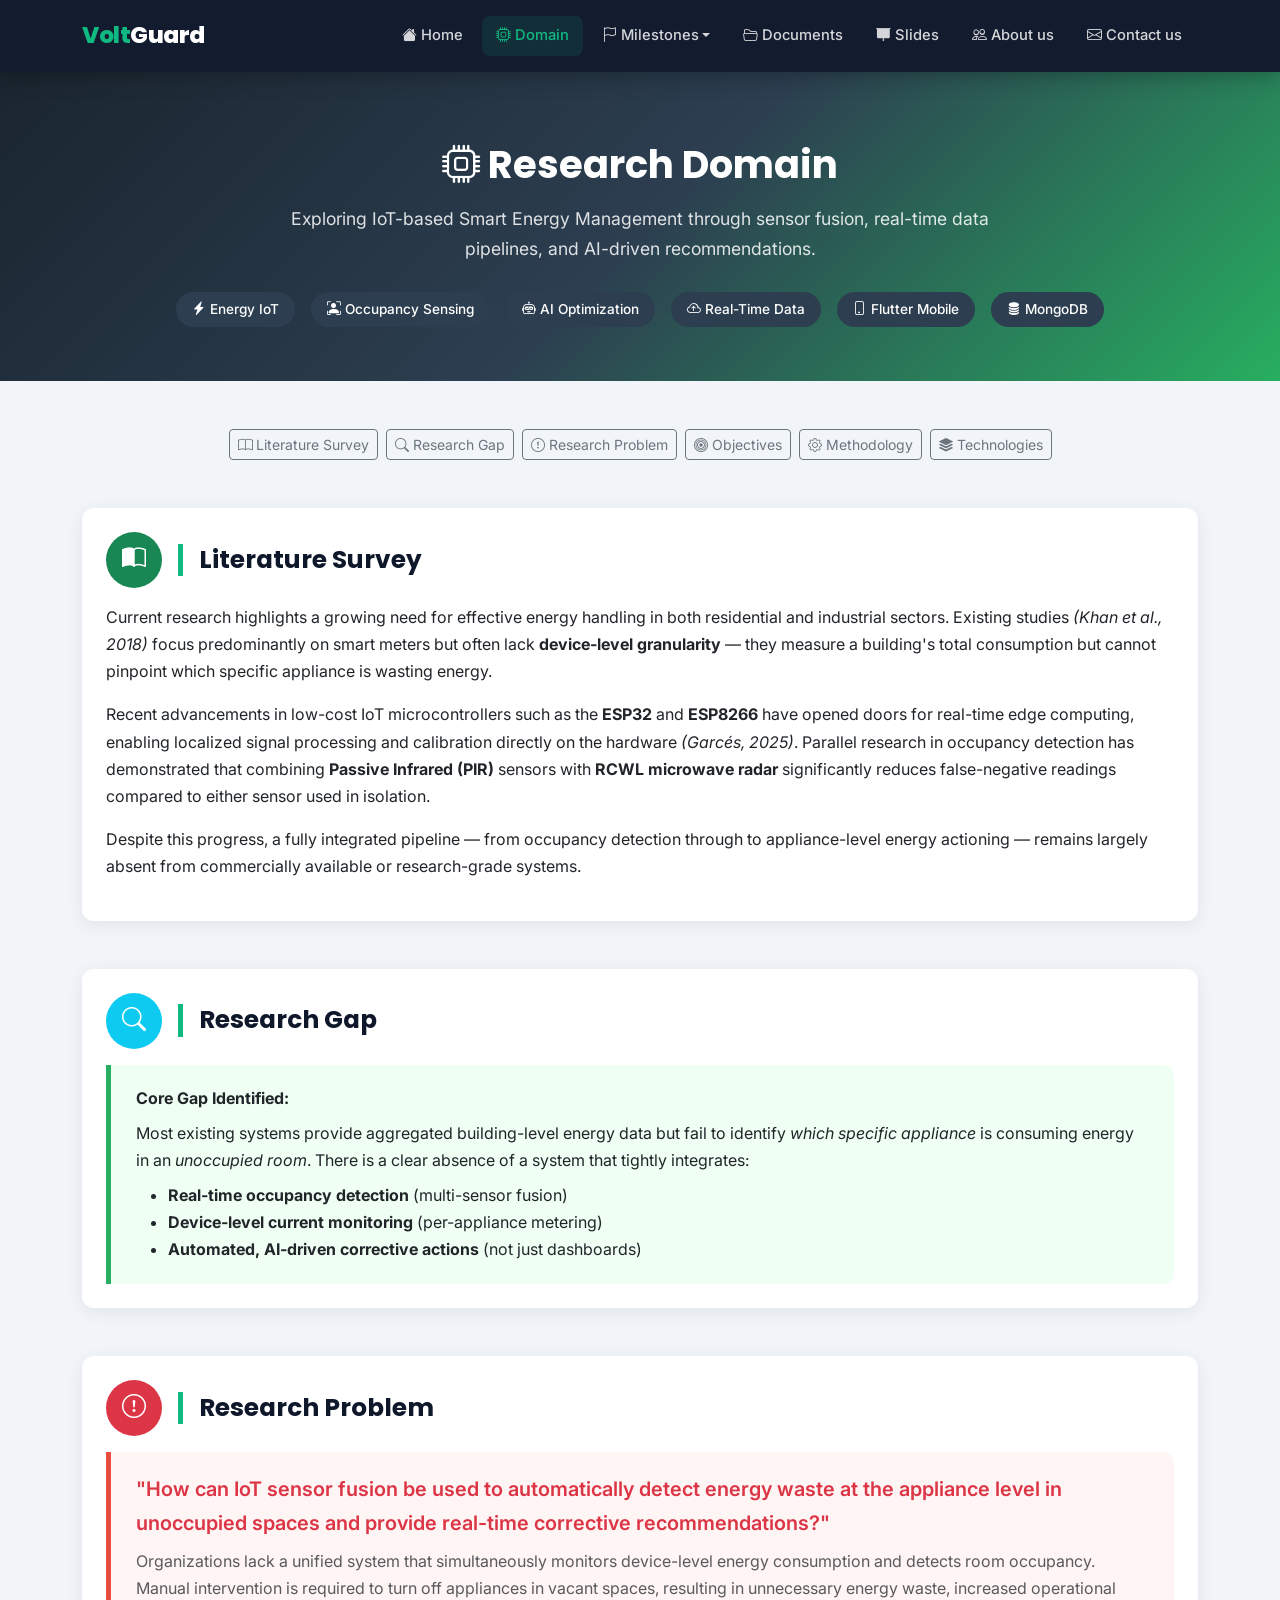
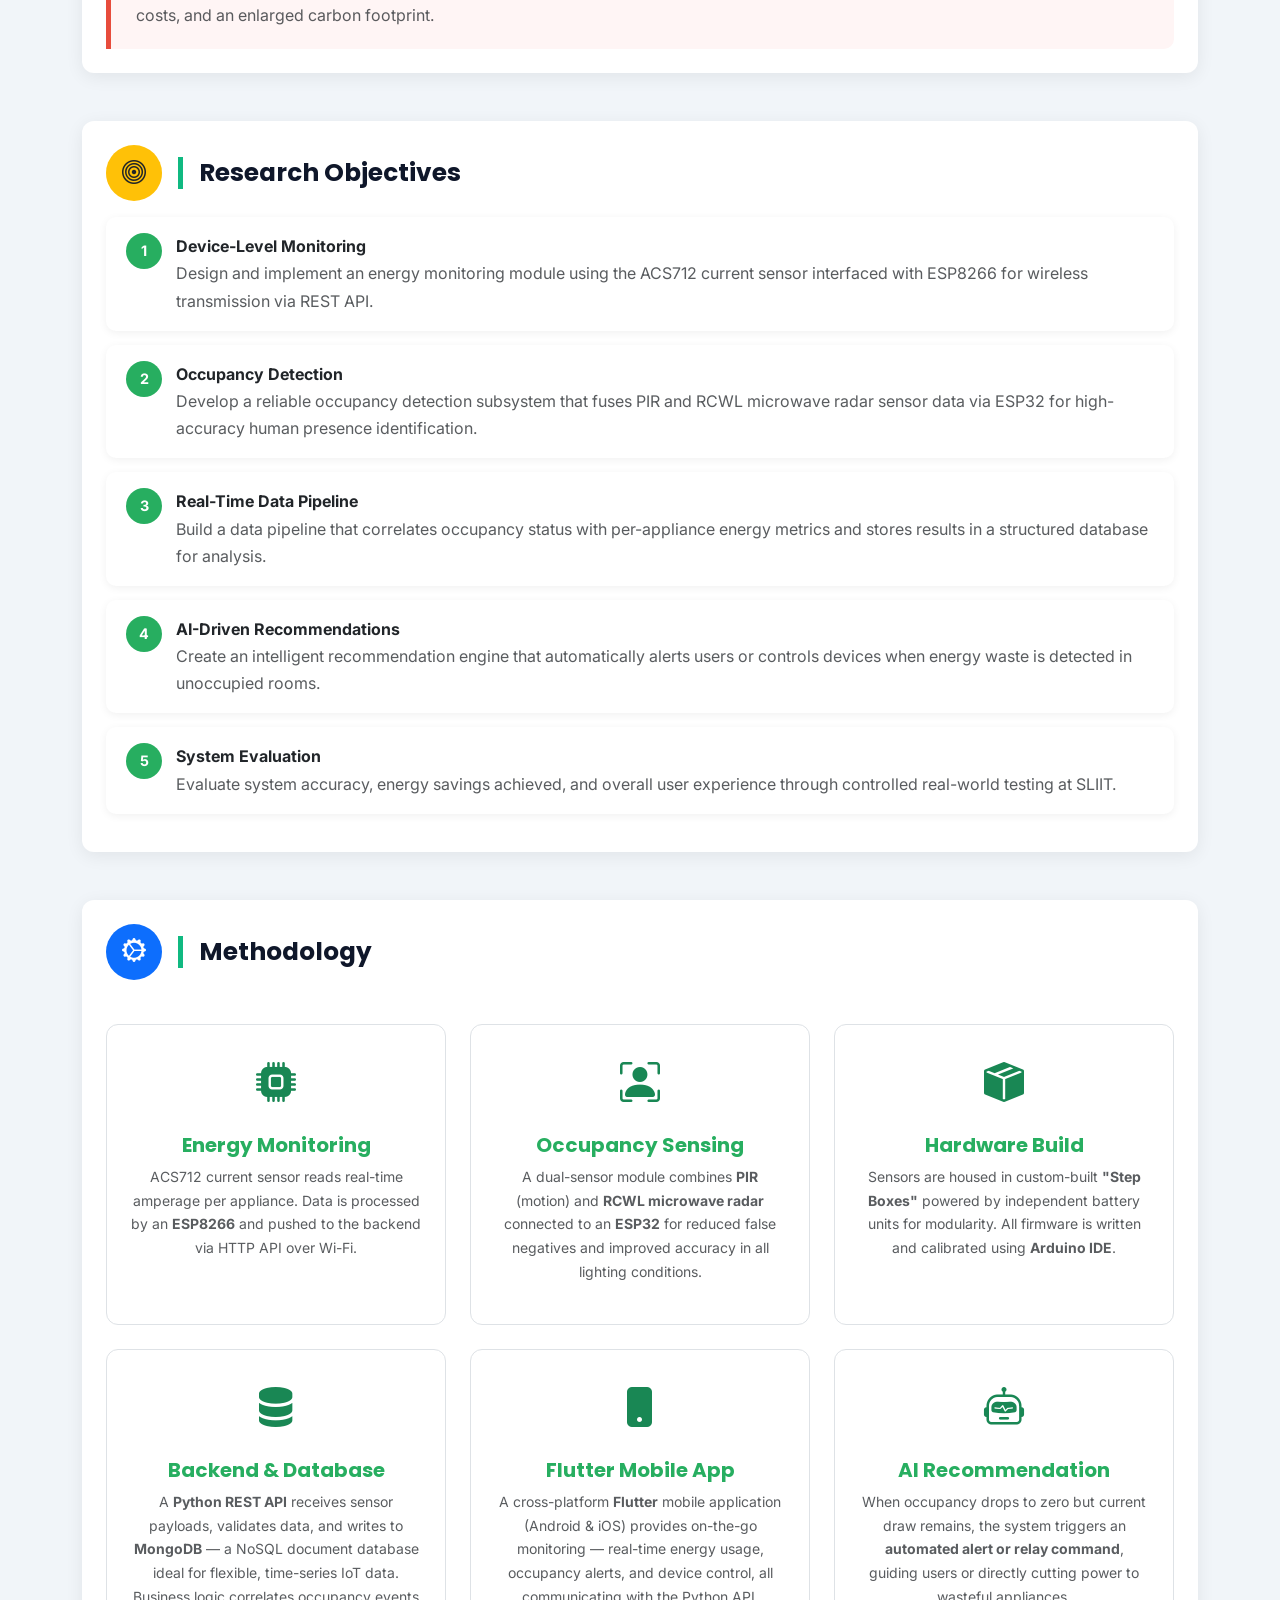
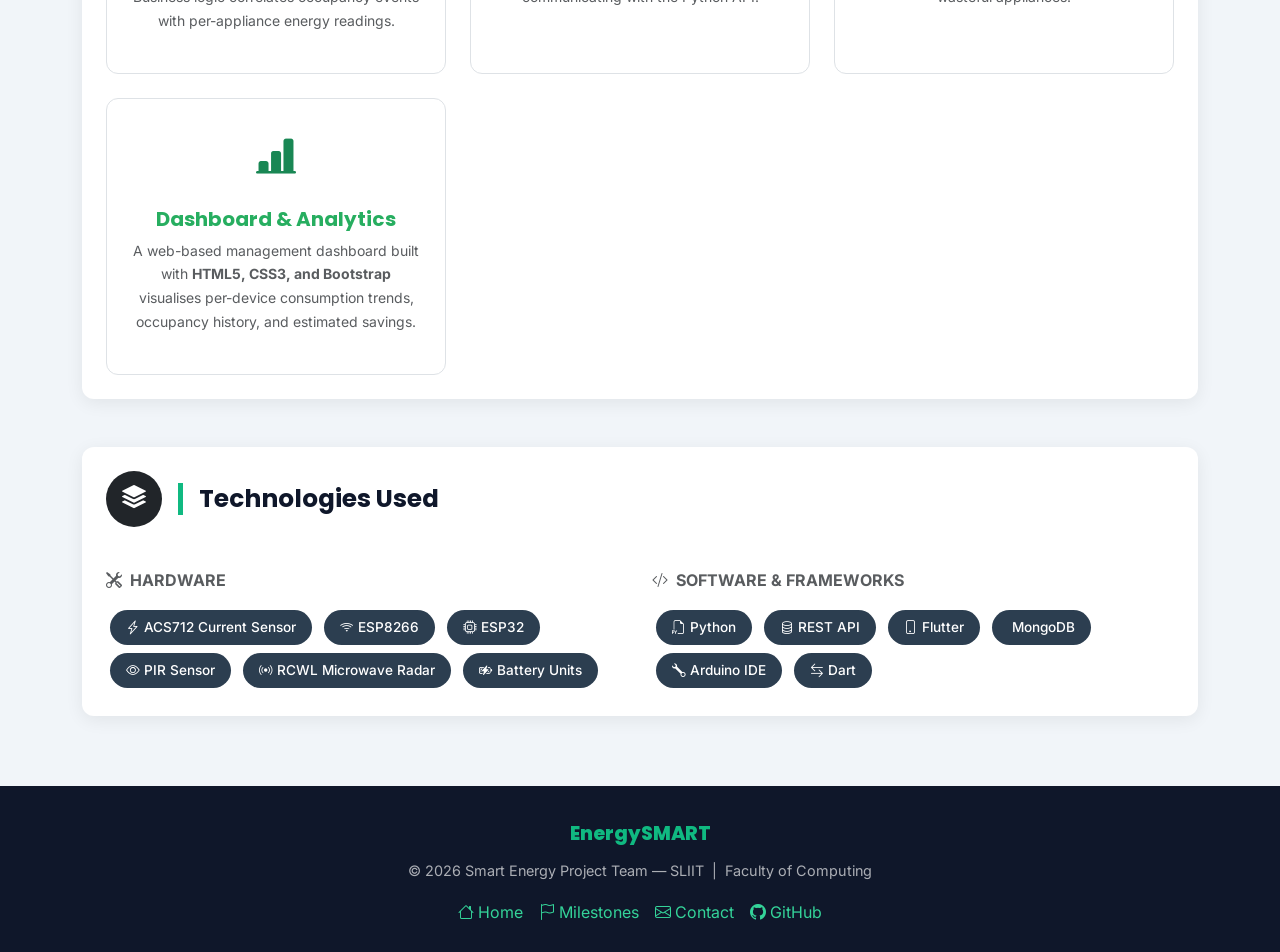
<file: domain.html>
﻿<!DOCTYPE html>
<html lang="en">

<head>
    <meta charset="UTF-8">
    <meta name="viewport" content="width=device-width, initial-scale=1.0">
    <title>Domain | Smart Energy Management</title>
    <link href="https://cdn.jsdelivr.net/npm/bootstrap@5.3.0/dist/css/bootstrap.min.css" rel="stylesheet">
    <link href="https://cdn.jsdelivr.net/npm/bootstrap-icons@1.11.3/font/bootstrap-icons.css" rel="stylesheet">
    <link rel="stylesheet" href="assets/css/style.css">
    <style>
        .domain-hero {
            background: linear-gradient(135deg, #1a252f 0%, #2c3e50 50%, #27ae60 100%);
            color: white;
            padding: 70px 0 50px;
            text-align: center;
        }

        .domain-hero h1 {
            font-size: 2.4rem;
            font-weight: 700;
        }

        .domain-hero p {
            font-size: 1.1rem;
            opacity: 0.85;
            max-width: 700px;
            margin: 0 auto;
        }

        .section-card {
            border: none;
            border-radius: 12px;
            box-shadow: 0 4px 18px rgba(0, 0, 0, 0.07);
            transition: transform .2s;
        }

        .section-card:hover {
            transform: translateY(-4px);
        }

        .icon-circle {
            width: 56px;
            height: 56px;
            border-radius: 50%;
            display: flex;
            align-items: center;
            justify-content: center;
            font-size: 1.5rem;
        }

        .highlight-box {
            border-left: 5px solid #27ae60;
            background: #f0fff4;
            border-radius: 0 10px 10px 0;
            padding: 20px 25px;
        }

        .problem-box {
            border-left: 5px solid #e74c3c;
            background: #fff5f5;
            border-radius: 0 10px 10px 0;
            padding: 20px 25px;
        }

        .objective-item {
            display: flex;
            align-items: flex-start;
            gap: 14px;
            background: #fff;
            border-radius: 10px;
            padding: 16px 20px;
            box-shadow: 0 2px 8px rgba(0, 0, 0, 0.06);
            margin-bottom: 14px;
        }

        .objective-num {
            min-width: 36px;
            height: 36px;
            background: #27ae60;
            color: white;
            border-radius: 50%;
            display: flex;
            align-items: center;
            justify-content: center;
            font-weight: 700;
            font-size: .9rem;
        }

        .tech-badge {
            display: inline-block;
            background: #2c3e50;
            color: white;
            border-radius: 20px;
            padding: 6px 16px;
            font-size: .85rem;
            margin: 4px;
        }

        .method-card {
            border-radius: 12px;
            border: 1px solid #dee2e6;
            padding: 24px;
            height: 100%;
        }

        .method-card h5 {
            color: #27ae60;
            font-weight: 700;
        }

        .section-anchor {
            scroll-margin-top: 80px;
        }
    </style>
</head>

<body>

    <nav class="navbar navbar-expand-lg navbar-dark sticky-top">
        <div class="container">
            <a class="navbar-brand" href="index.html">Volt<span>Guard</span></a>
            <button class="navbar-toggler" type="button" data-bs-toggle="collapse" data-bs-target="#navbarNav"
                aria-label="Toggle navigation">
                <span class="navbar-toggler-icon"></span>
            </button>
            <div class="collapse navbar-collapse" id="navbarNav">
                <ul class="navbar-nav ms-auto align-items-lg-center">
                    <li class="nav-item"><a class="nav-link" href="index.html"><i
                                class="bi bi-house-fill me-1"></i>Home</a></li>
                    <li class="nav-item"><a class="nav-link active" href="domain.html"><i
                                class="bi bi-cpu me-1"></i>Domain</a></li>
                    <li class="nav-item dropdown">
                        <a class="nav-link dropdown-toggle" href="#" id="milestoneDrop" data-bs-toggle="dropdown"
                            aria-expanded="false"><i class="bi bi-flag me-1"></i>Milestones</a>
                        <ul class="dropdown-menu">
                            <li><a class="dropdown-item" href="milestones.html#proposal"><i
                                        class="bi bi-file-text me-2"></i>Project Proposal</a></li>
                            <li><a class="dropdown-item" href="milestones.html#pp1"><i
                                        class="bi bi-easel me-2"></i>Progress Presentation 1</a></li>
                            <li><a class="dropdown-item" href="milestones.html#pp2"><i
                                        class="bi bi-easel2 me-2"></i>Progress Presentation 2</a></li>
                            <li><a class="dropdown-item" href="milestones.html#final"><i
                                        class="bi bi-trophy me-2"></i>Final Assessment</a></li>
                        </ul>
                    </li>
                    <li class="nav-item"><a class="nav-link" href="documents.html"><i
                                class="bi bi-folder2-open me-1"></i>Documents</a></li>
                    <li class="nav-item"><a class="nav-link" href="slides.html"><i
                                class="bi bi-easel3 me-1"></i>Slides</a></li>
                    <li class="nav-item"><a class="nav-link" href="about.html"><i class="bi bi-people me-1"></i>About
                            us</a></li>
                    <li class="nav-item"><a class="nav-link" href="contact.html"><i
                                class="bi bi-envelope me-1"></i>Contact us</a></li>
                </ul>
            </div>
        </div>
    </nav>

    <!-- Page Hero -->
    <div class="domain-hero">
        <div class="container">
            <h1><i class="bi bi-cpu me-2"></i>Research Domain</h1>
            <p class="mt-3">Exploring IoT-based Smart Energy Management through sensor fusion, real-time data pipelines,
                and AI-driven recommendations.</p>
            <div class="mt-4 d-flex justify-content-center flex-wrap gap-2">
                <span class="tech-badge"><i class="bi bi-lightning-charge-fill me-1"></i>Energy IoT</span>
                <span class="tech-badge"><i class="bi bi-person-bounding-box me-1"></i>Occupancy Sensing</span>
                <span class="tech-badge"><i class="bi bi-robot me-1"></i>AI Optimization</span>
                <span class="tech-badge"><i class="bi bi-cloud-arrow-up me-1"></i>Real-Time Data</span>
                <span class="tech-badge"><i class="bi bi-phone me-1"></i>Flutter Mobile</span>
                <span class="tech-badge"><i class="bi bi-database-fill me-1"></i>MongoDB</span>
            </div>
        </div>
    </div>

    <main class="container my-5">

        <!-- Quick Nav Pills -->
        <div class="d-flex flex-wrap gap-2 mb-5 justify-content-center">
            <a href="#literature" class="btn btn-outline-secondary btn-sm"><i class="bi bi-book me-1"></i>Literature
                Survey</a>
            <a href="#gap" class="btn btn-outline-secondary btn-sm"><i class="bi bi-search me-1"></i>Research Gap</a>
            <a href="#problem" class="btn btn-outline-secondary btn-sm"><i
                    class="bi bi-exclamation-circle me-1"></i>Research Problem</a>
            <a href="#objectives" class="btn btn-outline-secondary btn-sm"><i
                    class="bi bi-bullseye me-1"></i>Objectives</a>
            <a href="#methodology" class="btn btn-outline-secondary btn-sm"><i
                    class="bi bi-gear me-1"></i>Methodology</a>
            <a href="#technologies" class="btn btn-outline-secondary btn-sm"><i
                    class="bi bi-stack me-1"></i>Technologies</a>
        </div>

        <!-- Literature Survey -->
        <section id="literature" class="section-anchor mb-5">
            <div class="card section-card p-4">
                <div class="d-flex align-items-center gap-3 mb-3">
                    <div class="icon-circle bg-success text-white"><i class="bi bi-book-half"></i></div>
                    <h2 class="section-title mb-0">Literature Survey</h2>
                </div>
                <p>Current research highlights a growing need for effective energy handling in both residential and
                    industrial sectors. Existing studies <em>(Khan et al., 2018)</em> focus predominantly on smart
                    meters but often lack <strong>device-level granularity</strong> — they measure a building's total
                    consumption but cannot pinpoint which specific appliance is wasting energy.</p>
                <p>Recent advancements in low-cost IoT microcontrollers such as the <strong>ESP32</strong> and
                    <strong>ESP8266</strong> have opened doors for real-time edge computing, enabling localized signal
                    processing and calibration directly on the hardware <em>(Garcés, 2025)</em>. Parallel research in
                    occupancy detection has demonstrated that combining <strong>Passive Infrared (PIR)</strong> sensors
                    with <strong>RCWL microwave radar</strong> significantly reduces false-negative readings compared to
                    either sensor used in isolation.
                </p>
                <p>Despite this progress, a fully integrated pipeline — from occupancy detection through to
                    appliance-level energy actioning — remains largely absent from commercially available or
                    research-grade systems.</p>
            </div>
        </section>

        <!-- Research Gap -->
        <section id="gap" class="section-anchor mb-5">
            <div class="card section-card p-4">
                <div class="d-flex align-items-center gap-3 mb-3">
                    <div class="icon-circle bg-info text-white"><i class="bi bi-search"></i></div>
                    <h2 class="section-title mb-0">Research Gap</h2>
                </div>
                <div class="highlight-box">
                    <p class="mb-2"><strong>Core Gap Identified:</strong></p>
                    <p class="mb-0">Most existing systems provide aggregated building-level energy data but fail to
                        identify <em>which specific appliance</em> is consuming energy in an <em>unoccupied room</em>.
                        There is a clear absence of a system that tightly integrates:</p>
                    <ul class="mt-2 mb-0">
                        <li><strong>Real-time occupancy detection</strong> (multi-sensor fusion)</li>
                        <li><strong>Device-level current monitoring</strong> (per-appliance metering)</li>
                        <li><strong>Automated, AI-driven corrective actions</strong> (not just dashboards)</li>
                    </ul>
                </div>
            </div>
        </section>

        <!-- Research Problem -->
        <section id="problem" class="section-anchor mb-5">
            <div class="card section-card p-4">
                <div class="d-flex align-items-center gap-3 mb-3">
                    <div class="icon-circle bg-danger text-white"><i class="bi bi-exclamation-circle"></i></div>
                    <h2 class="section-title mb-0">Research Problem</h2>
                </div>
                <div class="problem-box">
                    <p class="fs-5 fw-semibold text-danger mb-2">"How can IoT sensor fusion be used to automatically
                        detect energy waste at the appliance level in unoccupied spaces and provide real-time corrective
                        recommendations?"</p>
                    <p class="mb-0 text-muted">Organizations lack a unified system that simultaneously monitors
                        device-level energy consumption and detects room occupancy. Manual intervention is required to
                        turn off appliances in vacant spaces, resulting in unnecessary energy waste, increased
                        operational costs, and an enlarged carbon footprint.</p>
                </div>
            </div>
        </section>

        <!-- Research Objectives -->
        <section id="objectives" class="section-anchor mb-5">
            <div class="card section-card p-4">
                <div class="d-flex align-items-center gap-3 mb-3">
                    <div class="icon-circle bg-warning text-dark"><i class="bi bi-bullseye"></i></div>
                    <h2 class="section-title mb-0">Research Objectives</h2>
                </div>
                <div class="objective-item">
                    <div class="objective-num">1</div>
                    <div><strong>Device-Level Monitoring</strong><br><span class="text-muted">Design and implement an
                            energy monitoring module using the ACS712 current sensor interfaced with ESP8266 for
                            wireless transmission via REST API.</span></div>
                </div>
                <div class="objective-item">
                    <div class="objective-num">2</div>
                    <div><strong>Occupancy Detection</strong><br><span class="text-muted">Develop a reliable occupancy
                            detection subsystem that fuses PIR and RCWL microwave radar sensor data via ESP32 for
                            high-accuracy human presence identification.</span></div>
                </div>
                <div class="objective-item">
                    <div class="objective-num">3</div>
                    <div><strong>Real-Time Data Pipeline</strong><br><span class="text-muted">Build a data pipeline that
                            correlates occupancy status with per-appliance energy metrics and stores results in a
                            structured database for analysis.</span></div>
                </div>
                <div class="objective-item">
                    <div class="objective-num">4</div>
                    <div><strong>AI-Driven Recommendations</strong><br><span class="text-muted">Create an intelligent
                            recommendation engine that automatically alerts users or controls devices when energy waste
                            is detected in unoccupied rooms.</span></div>
                </div>
                <div class="objective-item">
                    <div class="objective-num">5</div>
                    <div><strong>System Evaluation</strong><br><span class="text-muted">Evaluate system accuracy, energy
                            savings achieved, and overall user experience through controlled real-world testing at
                            SLIIT.</span></div>
                </div>
            </div>
        </section>

        <!-- Methodology -->
        <section id="methodology" class="section-anchor mb-5">
            <div class="card section-card p-4">
                <div class="d-flex align-items-center gap-3 mb-3">
                    <div class="icon-circle bg-primary text-white"><i class="bi bi-gear-wide-connected"></i></div>
                    <h2 class="section-title mb-0">Methodology</h2>
                </div>
                <div class="row g-4 mt-1">
                    <div class="col-md-4">
                        <div class="method-card">
                            <div class="text-center mb-3">
                                <i class="bi bi-cpu-fill text-success" style="font-size:2.5rem;"></i>
                            </div>
                            <h5>Energy Monitoring</h5>
                            <p class="text-muted small">ACS712 current sensor reads real-time amperage per appliance.
                                Data is processed by an <strong>ESP8266</strong> and pushed to the backend via HTTP API
                                over Wi-Fi.</p>
                        </div>
                    </div>
                    <div class="col-md-4">
                        <div class="method-card">
                            <div class="text-center mb-3">
                                <i class="bi bi-person-bounding-box text-success" style="font-size:2.5rem;"></i>
                            </div>
                            <h5>Occupancy Sensing</h5>
                            <p class="text-muted small">A dual-sensor module combines <strong>PIR</strong> (motion) and
                                <strong>RCWL microwave radar</strong> connected to an <strong>ESP32</strong> for reduced
                                false negatives and improved accuracy in all lighting conditions.
                            </p>
                        </div>
                    </div>
                    <div class="col-md-4">
                        <div class="method-card">
                            <div class="text-center mb-3">
                                <i class="bi bi-box-seam-fill text-success" style="font-size:2.5rem;"></i>
                            </div>
                            <h5>Hardware Build</h5>
                            <p class="text-muted small">Sensors are housed in custom-built <strong>"Step Boxes"</strong>
                                powered by independent battery units for modularity. All firmware is written and
                                calibrated using <strong>Arduino IDE</strong>.</p>
                        </div>
                    </div>
                    <div class="col-md-4">
                        <div class="method-card">
                            <div class="text-center mb-3">
                                <i class="bi bi-server text-success" style="font-size:2.5rem;"></i>
                            </div>
                            <h5>Backend & Database</h5>
                            <p class="text-muted small">A <strong>Python REST API</strong> receives sensor payloads,
                                validates data, and writes to <strong>MongoDB</strong> — a NoSQL document database ideal
                                for flexible, time-series IoT data. Business logic correlates occupancy events with
                                per-appliance energy readings.</p>
                        </div>
                    </div>
                    <div class="col-md-4">
                        <div class="method-card">
                            <div class="text-center mb-3">
                                <i class="bi bi-phone-fill text-success" style="font-size:2.5rem;"></i>
                            </div>
                            <h5>Flutter Mobile App</h5>
                            <p class="text-muted small">A cross-platform <strong>Flutter</strong> mobile application
                                (Android &amp; iOS) provides on-the-go monitoring — real-time energy usage, occupancy
                                alerts, and device control, all communicating with the Python API.</p>
                        </div>
                    </div>
                    <div class="col-md-4">
                        <div class="method-card">
                            <div class="text-center mb-3">
                                <i class="bi bi-robot text-success" style="font-size:2.5rem;"></i>
                            </div>
                            <h5>AI Recommendation</h5>
                            <p class="text-muted small">When occupancy drops to zero but current draw remains, the
                                system triggers an <strong>automated alert or relay command</strong>, guiding users or
                                directly cutting power to wasteful appliances.</p>
                        </div>
                    </div>
                    <div class="col-md-4">
                        <div class="method-card">
                            <div class="text-center mb-3">
                                <i class="bi bi-bar-chart-line-fill text-success" style="font-size:2.5rem;"></i>
                            </div>
                            <h5>Dashboard & Analytics</h5>
                            <p class="text-muted small">A web-based management dashboard built with <strong>HTML5, CSS3,
                                    and Bootstrap</strong> visualises per-device consumption trends, occupancy history,
                                and estimated savings.</p>
                        </div>
                    </div>
                </div>
            </div>
        </section>

        <!-- Technologies Used -->
        <section id="technologies" class="section-anchor mb-5">
            <div class="card section-card p-4">
                <div class="d-flex align-items-center gap-3 mb-3">
                    <div class="icon-circle bg-dark text-white"><i class="bi bi-stack"></i></div>
                    <h2 class="section-title mb-0">Technologies Used</h2>
                </div>
                <div class="row g-4 mt-1">
                    <div class="col-md-6">
                        <h6 class="fw-bold text-uppercase text-muted mb-3"><i class="bi bi-tools me-2"></i>Hardware</h6>
                        <div>
                            <span class="tech-badge"><i class="bi bi-lightning-charge me-1"></i>ACS712 Current
                                Sensor</span>
                            <span class="tech-badge"><i class="bi bi-wifi me-1"></i>ESP8266</span>
                            <span class="tech-badge"><i class="bi bi-cpu me-1"></i>ESP32</span>
                            <span class="tech-badge"><i class="bi bi-eye me-1"></i>PIR Sensor</span>
                            <span class="tech-badge"><i class="bi bi-broadcast me-1"></i>RCWL Microwave Radar</span>
                            <span class="tech-badge"><i class="bi bi-battery-charging me-1"></i>Battery Units</span>
                        </div>
                    </div>
                    <div class="col-md-6">
                        <h6 class="fw-bold text-uppercase text-muted mb-3"><i class="bi bi-code-slash me-2"></i>Software
                            &amp; Frameworks</h6>
                        <div>
                            <span class="tech-badge"><i class="bi bi-filetype-py me-1"></i>Python</span>
                            <span class="tech-badge"><i class="bi bi-database me-1"></i>REST API</span>
                            <span class="tech-badge"><i class="bi bi-phone me-1"></i>Flutter</span>
                            <span class="tech-badge"><i class="bi bi-leaf me-1"></i>MongoDB</span>
                            <span class="tech-badge"><i class="bi bi-wrench me-1"></i>Arduino IDE</span>
                            <span class="tech-badge"><i class="bi bi-arrow-left-right me-1"></i>Dart</span>
                        </div>
                    </div>
                </div>
            </div>
        </section>

    </main>

    <footer>
        <div class="container">
            <div class="footer-brand">EnergySMART</div>
            <p>&copy; 2026 Smart Energy Project Team &mdash; SLIIT &nbsp;|&nbsp; Faculty of Computing</p>
            <div class="mt-3 d-flex justify-content-center gap-3">
                <a href="index.html"><i class="bi bi-house me-1"></i>Home</a>
                <a href="milestones.html"><i class="bi bi-flag me-1"></i>Milestones</a>
                <a href="contact.html"><i class="bi bi-envelope me-1"></i>Contact</a>
                <a href="https://github.com/Siri200211/Energy_Project_Web" target="_blank" rel="noopener noreferrer"><i
                        class="bi bi-github me-1"></i>GitHub</a>
            </div>
        </div>
    </footer>

    <script src="https://cdn.jsdelivr.net/npm/bootstrap@5.3.0/dist/js/bootstrap.bundle.min.js"></script>
</body>

</html>
</file>
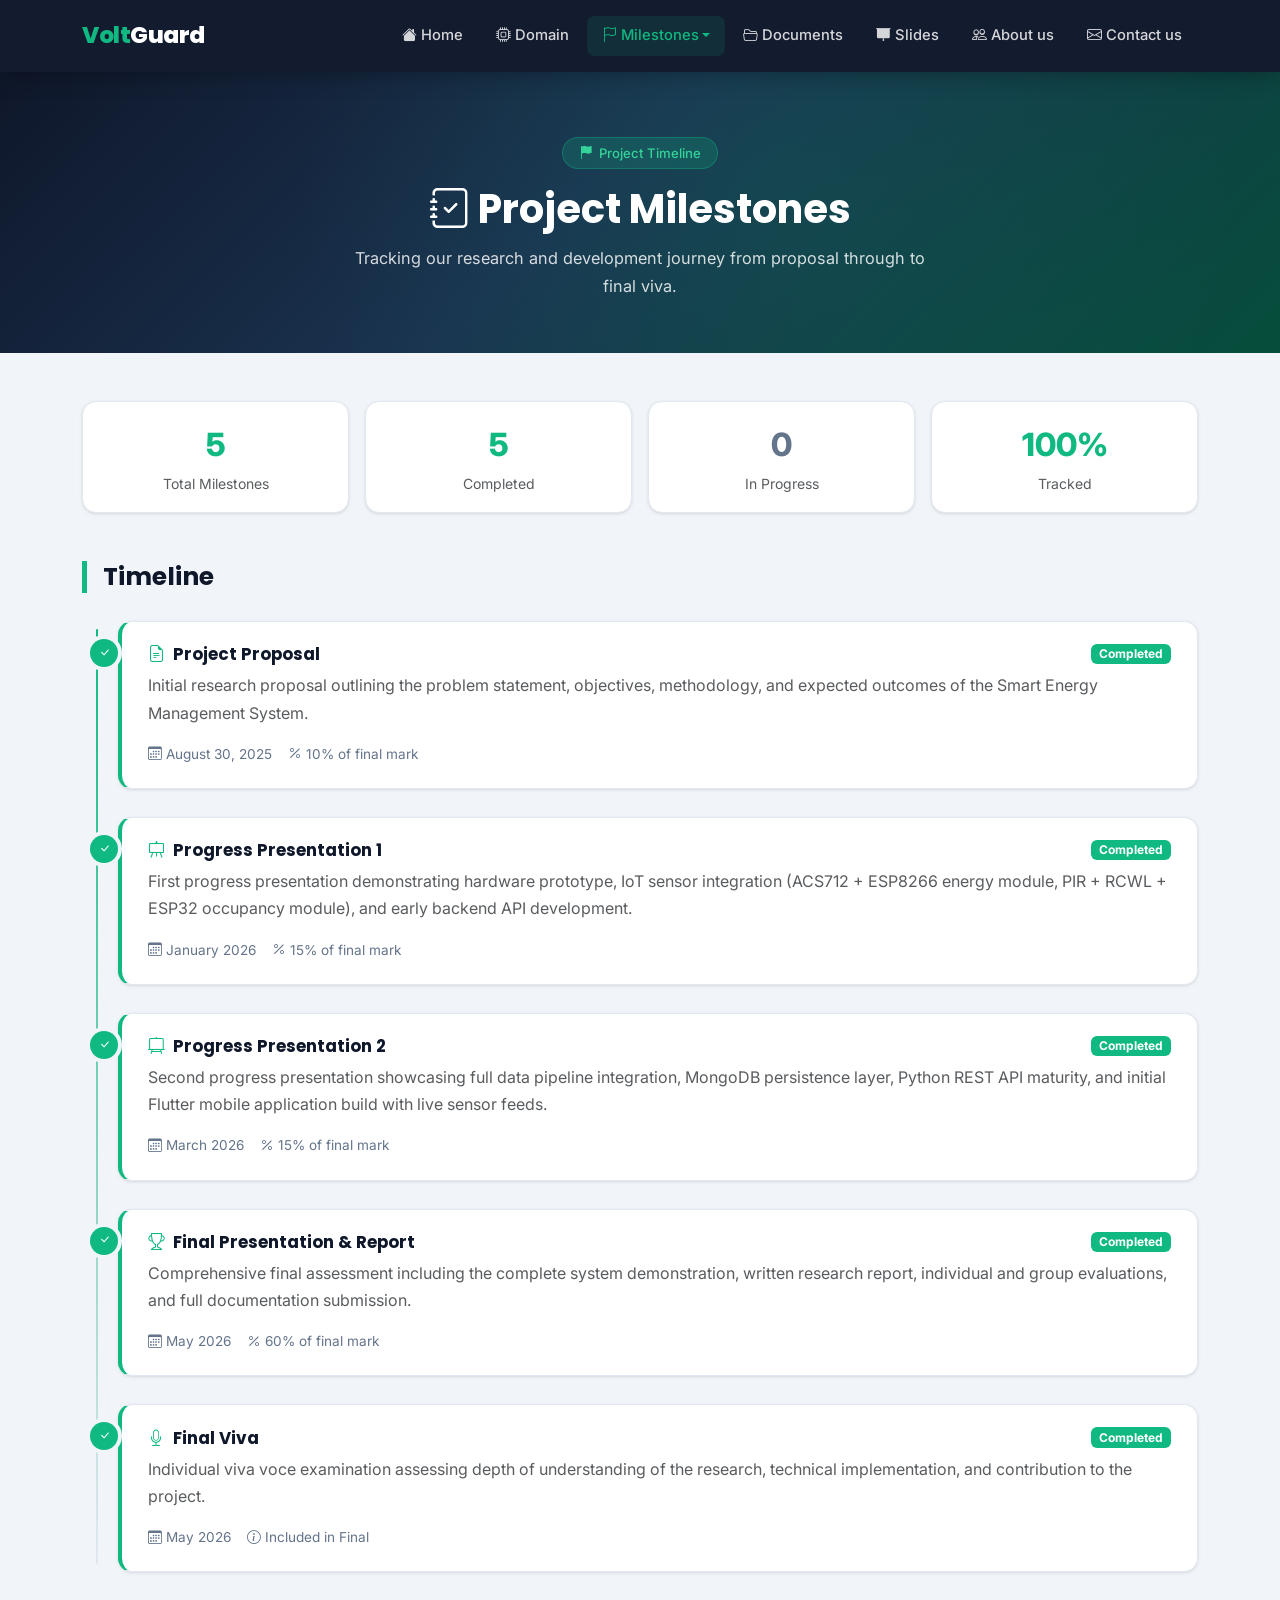
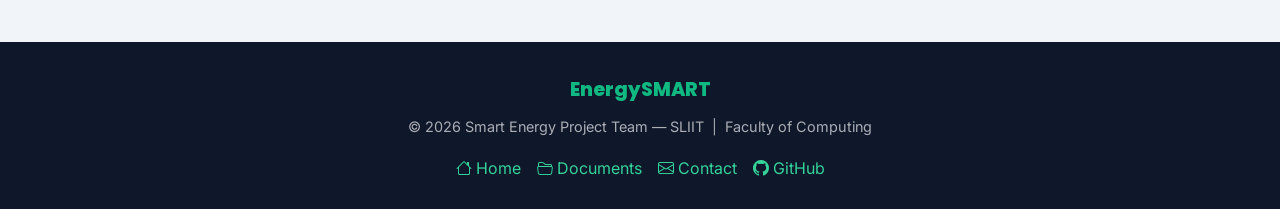
<file: milestones.html>
<!DOCTYPE html>
<html lang="en">

<head>
    <meta charset="UTF-8">
    <meta name="viewport" content="width=device-width, initial-scale=1.0">
    <title>Milestones | Smart Energy Management</title>
    <link href="https://cdn.jsdelivr.net/npm/bootstrap@5.3.0/dist/css/bootstrap.min.css" rel="stylesheet">
    <link href="https://cdn.jsdelivr.net/npm/bootstrap-icons@1.11.3/font/bootstrap-icons.css" rel="stylesheet">
    <link rel="stylesheet" href="assets/css/style.css">
</head>

<body>

    <!-- Navbar -->
    <nav class="navbar navbar-expand-lg navbar-dark sticky-top">
        <div class="container">
            <a class="navbar-brand" href="index.html">Volt<span>Guard</span></a>
            <button class="navbar-toggler" type="button" data-bs-toggle="collapse" data-bs-target="#navbarNav"
                aria-label="Toggle navigation">
                <span class="navbar-toggler-icon"></span>
            </button>
            <div class="collapse navbar-collapse" id="navbarNav">
                <ul class="navbar-nav ms-auto align-items-lg-center">
                    <li class="nav-item"><a class="nav-link" href="index.html"><i
                                class="bi bi-house-fill me-1"></i>Home</a></li>
                    <li class="nav-item"><a class="nav-link" href="domain.html"><i class="bi bi-cpu me-1"></i>Domain</a>
                    </li>
                    <li class="nav-item dropdown">
                        <a class="nav-link dropdown-toggle active" href="#" id="milestoneDrop" data-bs-toggle="dropdown"
                            aria-expanded="false"><i class="bi bi-flag me-1"></i>Milestones</a>
                        <ul class="dropdown-menu">
                            <li><a class="dropdown-item" href="#proposal"><i class="bi bi-file-text me-2"></i>Project
                                    Proposal</a></li>
                            <li><a class="dropdown-item" href="#pp1"><i class="bi bi-easel me-2"></i>Progress
                                    Presentation 1</a></li>
                            <li><a class="dropdown-item" href="#pp2"><i class="bi bi-easel2 me-2"></i>Progress
                                    Presentation 2</a></li>
                            <li><a class="dropdown-item" href="#final"><i class="bi bi-trophy me-2"></i>Final
                                    Assessment</a></li>
                        </ul>
                    </li>
                    <li class="nav-item"><a class="nav-link" href="documents.html"><i
                                class="bi bi-folder2-open me-1"></i>Documents</a></li>
                    <li class="nav-item"><a class="nav-link" href="slides.html"><i
                                class="bi bi-easel3 me-1"></i>Slides</a></li>
                    <li class="nav-item"><a class="nav-link" href="about.html"><i class="bi bi-people me-1"></i>About
                            us</a></li>
                    <li class="nav-item"><a class="nav-link" href="contact.html"><i
                                class="bi bi-envelope me-1"></i>Contact us</a></li>
                </ul>
            </div>
        </div>
    </nav>

    <!-- Page Hero -->
    <div class="page-hero">
        <div class="container position-relative">
            <div class="page-hero-badge"><i class="bi bi-flag-fill"></i>Project Timeline</div>
            <h1><i class="bi bi-journal-check me-2"></i>Project Milestones</h1>
            <p>Tracking our research and development journey from proposal through to final viva.</p>
        </div>
    </div>

    <main class="container my-5">

        <!-- Summary cards -->
        <div class="row g-3 mb-5">
            <div class="col-6 col-lg-3">
                <div class="card text-center p-3 h-100">
                    <div style="font-size:2rem; font-weight:800; color:var(--accent);">5</div>
                    <div class="text-muted small">Total Milestones</div>
                </div>
            </div>
            <div class="col-6 col-lg-3">
                <div class="card text-center p-3 h-100">
                    <div style="font-size:2rem; font-weight:800; color:var(--accent);">5</div>
                    <div class="text-muted small">Completed</div>
                </div>
            </div>
            <div class="col-6 col-lg-3">
                <div class="card text-center p-3 h-100">
                    <div style="font-size:2rem; font-weight:800; color:var(--text-muted);">0</div>
                    <div class="text-muted small">In Progress</div>
                </div>
            </div>
            <div class="col-6 col-lg-3">
                <div class="card text-center p-3 h-100">
                    <div style="font-size:2rem; font-weight:800; color:var(--accent);">100%</div>
                    <div class="text-muted small">Tracked</div>
                </div>
            </div>
        </div>

        <h2 class="section-title">Timeline</h2>

        <!-- Timeline -->
        <div class="timeline">

            <div id="proposal" class="timeline-item section-anchor">
                <div class="timeline-dot" style="background:var(--accent);"><i class="bi bi-check-lg"></i></div>
                <div class="timeline-card">
                    <div class="d-flex flex-wrap align-items-center justify-content-between gap-2 mb-2">
                        <h5 class="mb-0"><i class="bi bi-file-earmark-text me-2 text-accent"></i>Project Proposal</h5>
                        <span class="badge" style="background:var(--accent); color:white;">Completed</span>
                    </div>
                    <p class="text-muted mb-3">Initial research proposal outlining the problem statement, objectives,
                        methodology, and expected outcomes of the Smart Energy Management System.</p>
                    <div class="d-flex flex-wrap gap-3" style="font-size:.85rem; color:var(--text-muted);">
                        <span><i class="bi bi-calendar3 me-1"></i>August 30, 2025</span>
                        <span><i class="bi bi-percent me-1"></i>10% of final mark</span>
                    </div>
                </div>
            </div>

            <div id="pp1" class="timeline-item section-anchor">
                <div class="timeline-dot" style="background:var(--accent);"><i class="bi bi-check-lg"></i></div>
                <div class="timeline-card">
                    <div class="d-flex flex-wrap align-items-center justify-content-between gap-2 mb-2">
                        <h5 class="mb-0"><i class="bi bi-easel me-2 text-accent"></i>Progress Presentation 1</h5>
                        <span class="badge" style="background:var(--accent); color:white;">Completed</span>
                    </div>
                    <p class="text-muted mb-3">First progress presentation demonstrating hardware prototype, IoT sensor
                        integration (ACS712 + ESP8266 energy module, PIR + RCWL + ESP32 occupancy module), and early
                        backend API development.</p>
                    <div class="d-flex flex-wrap gap-3" style="font-size:.85rem; color:var(--text-muted);">
                        <span><i class="bi bi-calendar3 me-1"></i>January 2026</span>
                        <span><i class="bi bi-percent me-1"></i>15% of final mark</span>
                    </div>
                </div>
            </div>

            <div id="pp2" class="timeline-item section-anchor">
                <div class="timeline-dot" style="background:var(--accent);"><i class="bi bi-check-lg"></i></div>
                <div class="timeline-card">
                    <div class="d-flex flex-wrap align-items-center justify-content-between gap-2 mb-2">
                        <h5 class="mb-0"><i class="bi bi-easel2 me-2 text-accent"></i>Progress Presentation 2</h5>
                        <span class="badge" style="background:var(--accent); color:white;">Completed</span>
                    </div>
                    <p class="text-muted mb-3">Second progress presentation showcasing full data pipeline integration,
                        MongoDB persistence layer, Python REST API maturity, and initial Flutter mobile application
                        build with live sensor feeds.</p>
                    <div class="d-flex flex-wrap gap-3" style="font-size:.85rem; color:var(--text-muted);">
                        <span><i class="bi bi-calendar3 me-1"></i>March 2026</span>
                        <span><i class="bi bi-percent me-1"></i>15% of final mark</span>
                    </div>
                </div>
            </div>

            <div id="final" class="timeline-item section-anchor">
                <div class="timeline-dot" style="background:var(--accent);"><i class="bi bi-check-lg"></i></div>
                <div class="timeline-card">
                    <div class="d-flex flex-wrap align-items-center justify-content-between gap-2 mb-2">
                        <h5 class="mb-0"><i class="bi bi-trophy me-2 text-accent"></i>Final Presentation &amp; Report
                        </h5>
                        <span class="badge" style="background:var(--accent); color:white;">Completed</span>
                    </div>
                    <p class="text-muted mb-3">Comprehensive final assessment including the complete system
                        demonstration, written research report, individual and group evaluations, and full documentation
                        submission.</p>
                    <div class="d-flex flex-wrap gap-3" style="font-size:.85rem; color:var(--text-muted);">
                        <span><i class="bi bi-calendar3 me-1"></i>May 2026</span>
                        <span><i class="bi bi-percent me-1"></i>60% of final mark</span>
                    </div>
                </div>
            </div>

            <div id="viva" class="timeline-item section-anchor">
                <div class="timeline-dot" style="background:var(--accent);"><i class="bi bi-check-lg"></i></div>
                <div class="timeline-card">
                    <div class="d-flex flex-wrap align-items-center justify-content-between gap-2 mb-2">
                        <h5 class="mb-0"><i class="bi bi-mic me-2 text-accent"></i>Final Viva</h5>
                        <span class="badge" style="background:var(--accent); color:white;">Completed</span>
                    </div>
                    <p class="text-muted mb-3">Individual viva voce examination assessing depth of understanding of the
                        research, technical implementation, and contribution to the project.</p>
                    <div class="d-flex flex-wrap gap-3" style="font-size:.85rem; color:var(--text-muted);">
                        <span><i class="bi bi-calendar3 me-1"></i>May 2026</span>
                        <span><i class="bi bi-info-circle me-1"></i>Included in Final</span>
                    </div>
                </div>
            </div>

        </div>
    </main>

    <!-- Footer -->
    <footer>
        <div class="container">
            <div class="footer-brand">EnergySMART</div>
            <p>&copy; 2026 Smart Energy Project Team &mdash; SLIIT &nbsp;|&nbsp; Faculty of Computing</p>
            <div class="mt-3 d-flex justify-content-center gap-3">
                <a href="index.html"><i class="bi bi-house me-1"></i>Home</a>
                <a href="documents.html"><i class="bi bi-folder2-open me-1"></i>Documents</a>
                <a href="contact.html"><i class="bi bi-envelope me-1"></i>Contact</a>
                <a href="https://github.com/Siri200211/Energy_Project_Web" target="_blank" rel="noopener noreferrer"><i
                        class="bi bi-github me-1"></i>GitHub</a>
            </div>
        </div>
    </footer>

    <script src="https://cdn.jsdelivr.net/npm/bootstrap@5.3.0/dist/js/bootstrap.bundle.min.js"></script>
</body>

</html>
</file>
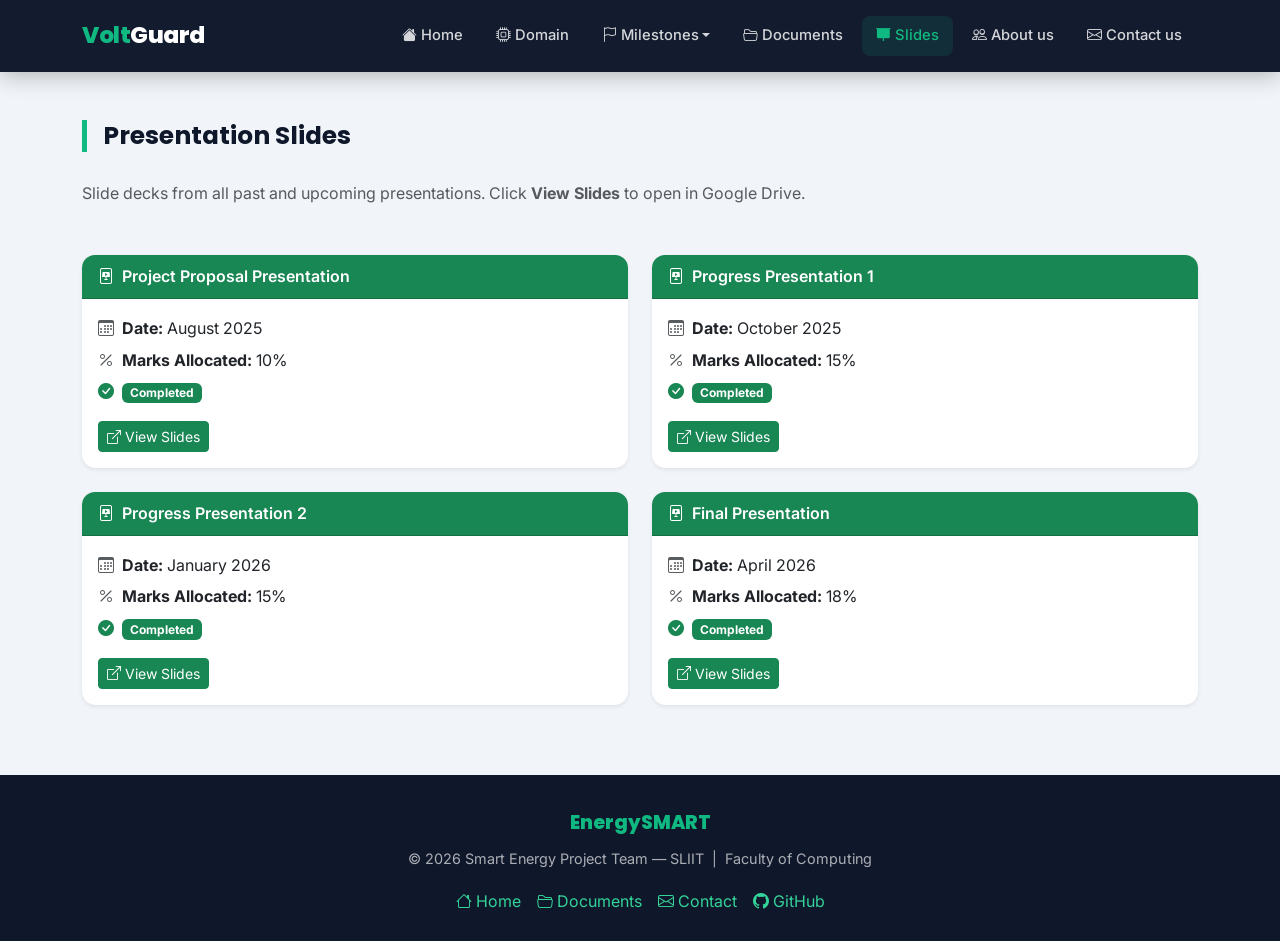
<file: slides.html>
<!DOCTYPE html>
<html lang="en">

<head>
    <meta charset="UTF-8">
    <meta name="viewport" content="width=device-width, initial-scale=1.0">
    <title>Slides | Smart Energy Management</title>
    <link href="https://cdn.jsdelivr.net/npm/bootstrap@5.3.0/dist/css/bootstrap.min.css" rel="stylesheet">
    <link href="https://cdn.jsdelivr.net/npm/bootstrap-icons@1.11.3/font/bootstrap-icons.css" rel="stylesheet">
    <link rel="stylesheet" href="assets/css/style.css">
</head>

<body>

    <nav class="navbar navbar-expand-lg navbar-dark sticky-top">
        <div class="container">
            <a class="navbar-brand" href="index.html">Volt<span>Guard</span></a>
            <button class="navbar-toggler" type="button" data-bs-toggle="collapse" data-bs-target="#navbarNav"
                aria-label="Toggle navigation">
                <span class="navbar-toggler-icon"></span>
            </button>
            <div class="collapse navbar-collapse" id="navbarNav">
                <ul class="navbar-nav ms-auto align-items-lg-center">
                    <li class="nav-item"><a class="nav-link" href="index.html"><i
                                class="bi bi-house-fill me-1"></i>Home</a></li>
                    <li class="nav-item"><a class="nav-link" href="domain.html"><i class="bi bi-cpu me-1"></i>Domain</a>
                    </li>
                    <li class="nav-item dropdown">
                        <a class="nav-link dropdown-toggle" href="#" id="milestoneDrop" data-bs-toggle="dropdown"
                            aria-expanded="false"><i class="bi bi-flag me-1"></i>Milestones</a>
                        <ul class="dropdown-menu">
                            <li><a class="dropdown-item" href="milestones.html#proposal"><i
                                        class="bi bi-file-text me-2"></i>Project Proposal</a></li>
                            <li><a class="dropdown-item" href="milestones.html#pp1"><i
                                        class="bi bi-easel me-2"></i>Progress Presentation 1</a></li>
                            <li><a class="dropdown-item" href="milestones.html#pp2"><i
                                        class="bi bi-easel2 me-2"></i>Progress Presentation 2</a></li>
                            <li><a class="dropdown-item" href="milestones.html#final"><i
                                        class="bi bi-trophy me-2"></i>Final Assessment</a></li>
                        </ul>
                    </li>
                    <li class="nav-item"><a class="nav-link" href="documents.html"><i
                                class="bi bi-folder2-open me-1"></i>Documents</a></li>
                    <li class="nav-item"><a class="nav-link active" href="slides.html"><i
                                class="bi bi-easel3 me-1"></i>Slides</a></li>
                    <li class="nav-item"><a class="nav-link" href="about.html"><i class="bi bi-people me-1"></i>About
                            us</a></li>
                    <li class="nav-item"><a class="nav-link" href="contact.html"><i
                                class="bi bi-envelope me-1"></i>Contact us</a></li>
                </ul>
            </div>
        </div>
    </nav>

    <main class="container my-5">
        <h2 class="section-title">Presentation Slides</h2>
        <p class="text-muted mb-4">Slide decks from all past and upcoming presentations. Click <strong>View
                Slides</strong> to open in Google Drive.</p>



        <div class="row g-4 mt-1">

            <!-- Proposal -->
            <div class="col-md-6">
                <div class="card h-100 shadow-sm border-0">
                    <div class="card-header bg-success text-white fw-semibold">
                        <i class="bi bi-file-slides me-2"></i>Project Proposal Presentation
                    </div>
                    <div class="card-body">
                        <p class="mb-1"><i class="bi bi-calendar3 me-2 text-muted"></i><strong>Date:</strong> August
                            2025</p>
                        <p class="mb-1"><i class="bi bi-percent me-2 text-muted"></i><strong>Marks Allocated:</strong>
                            10%</p>
                        <p class="mb-3"><i class="bi bi-check-circle-fill text-success me-2"></i><span
                                class="badge bg-success">Completed</span></p>
                        <a href="https://mysliit.sharepoint.com/:p:/s/CDAPSubmissionCloud/IQBBbOm3ueliQrMKVbFvHagpAfOohE8h1MPEqGi0gg0LCpc?e=u1ZyRO"
                            target="_blank" rel="noopener noreferrer" class="btn btn-success btn-sm">
                            <i class="bi bi-box-arrow-up-right me-1"></i>View Slides
                        </a>
                    </div>
                </div>
            </div>

            <!-- PP1 -->
            <div class="col-md-6">
                <div class="card h-100 shadow-sm border-0">
                    <div class="card-header bg-success text-white fw-semibold">
                        <i class="bi bi-file-slides me-2"></i>Progress Presentation 1
                    </div>
                    <div class="card-body">
                        <p class="mb-1"><i class="bi bi-calendar3 me-2 text-muted"></i><strong>Date:</strong> October
                            2025</p>
                        <p class="mb-1"><i class="bi bi-percent me-2 text-muted"></i><strong>Marks Allocated:</strong>
                            15%</p>
                        <p class="mb-3"><i class="bi bi-check-circle-fill text-success me-2"></i><span
                                class="badge bg-success">Completed</span></p>
                        <a href="https://mysliit.sharepoint.com/:p:/s/CDAPSubmissionCloud/IQBpEmUL6Y9kRLgeG2bsZ46FATBITRpzcVR_J_0jAscF-Ro?e=W1nM5O"
                            target="_blank" rel="noopener noreferrer" class="btn btn-success btn-sm">
                            <i class="bi bi-box-arrow-up-right me-1"></i>View Slides
                        </a>
                    </div>
                </div>
            </div>

            <!-- PP2 -->
            <div class="col-md-6">
                <div class="card h-100 shadow-sm border-0">
                    <div class="card-header bg-success text-white fw-semibold">
                        <i class="bi bi-file-slides me-2"></i>Progress Presentation 2
                    </div>
                    <div class="card-body">
                        <p class="mb-1"><i class="bi bi-calendar3 me-2 text-muted"></i><strong>Date:</strong> January
                            2026</p>
                        <p class="mb-1"><i class="bi bi-percent me-2 text-muted"></i><strong>Marks Allocated:</strong>
                            15%</p>
                        <p class="mb-3"><i class="bi bi-check-circle-fill text-success me-2"></i><span
                                class="badge bg-success">Completed</span></p>
                        <a href="https://mysliit.sharepoint.com/:p:/s/CDAPSubmissionCloud/IQBBoma9eRQzTLM5Vj95cxomAXYNwHSm5F5CQnjqbnH-58g?e=wzeDmN"
                            target="_blank" rel="noopener noreferrer" class="btn btn-success btn-sm">
                            <i class="bi bi-box-arrow-up-right me-1"></i>View Slides
                        </a>
                    </div>
                </div>
            </div>

            <!-- Final -->
            <div class="col-md-6">
                <div class="card h-100 shadow-sm border-0">
                    <div class="card-header bg-success text-white fw-semibold">
                        <i class="bi bi-file-slides me-2"></i>Final Presentation
                    </div>
                    <div class="card-body">
                        <p class="mb-1"><i class="bi bi-calendar3 me-2 text-muted"></i><strong>Date:</strong> April 2026
                        </p>
                        <p class="mb-1"><i class="bi bi-percent me-2 text-muted"></i><strong>Marks Allocated:</strong>
                            18%</p>
                        <p class="mb-3"><i class="bi bi-check-circle-fill text-success me-2"></i><span
                                class="badge bg-success">Completed</span></p>
                        <a href="https://mysliit.sharepoint.com/:p:/s/CDAPSubmissionCloud/IQBfMqJN-7C6QqfZCMeB_YuHARmDLB2QRYM9Z9rzX6Dt3Oc?e=YWOMDs"
                            target="_blank" rel="noopener noreferrer" class="btn btn-success btn-sm">
                            <i class="bi bi-box-arrow-up-right me-1"></i>View Slides
                        </a>
                    </div>
                </div>
            </div>

        </div>
    </main>

    <footer>
        <div class="container">
            <div class="footer-brand">EnergySMART</div>
            <p>&copy; 2026 Smart Energy Project Team &mdash; SLIIT &nbsp;|&nbsp; Faculty of Computing</p>
            <div class="mt-3 d-flex justify-content-center gap-3">
                <a href="index.html"><i class="bi bi-house me-1"></i>Home</a>
                <a href="documents.html"><i class="bi bi-folder2-open me-1"></i>Documents</a>
                <a href="contact.html"><i class="bi bi-envelope me-1"></i>Contact</a>
                <a href="https://github.com/Siri200211/Energy_Project_Web" target="_blank" rel="noopener noreferrer"><i
                        class="bi bi-github me-1"></i>GitHub</a>
            </div>
        </div>
    </footer>

    <script src="https://cdn.jsdelivr.net/npm/bootstrap@5.3.0/dist/js/bootstrap.bundle.min.js"></script>
</body>

</html>
</file>
<file: assets/css/style.css>
﻿@import url('https://fonts.googleapis.com/css2?family=Inter:wght@300;400;500;600;700&family=Poppins:wght@600;700;800&display=swap');

/* ── CSS Variables ──────────────────────────────── */
:root {
  --primary:       #0f172a;
  --primary-light: #1e293b;
  --accent:        #10b981;
  --accent-light:  #34d399;
  --accent-dark:   #059669;
  --surface:       #ffffff;
  --surface-alt:   #f0fdf9;
  --bg:            #f1f5f9;
  --text:          #1e293b;
  --text-muted:    #64748b;
  --border:        #e2e8f0;
  --shadow-sm:     0 1px 4px rgba(0,0,0,.07), 0 1px 2px rgba(0,0,0,.05);
  --shadow-md:     0 4px 16px rgba(0,0,0,.09);
  --shadow-lg:     0 12px 40px rgba(0,0,0,.13);
  --radius:        14px;
  --gradient:      linear-gradient(135deg, #0f172a 0%, #1a3350 45%, #064e3b 100%);
}

/* ── Reset & Base ───────────────────────────────── */
*, *::before, *::after { box-sizing: border-box; margin: 0; padding: 0; }
html { scroll-behavior: smooth; }
body {
  font-family: 'Inter', 'Segoe UI', sans-serif;
  background: var(--bg);
  color: var(--text);
  line-height: 1.7;
  font-size: 1rem;
}
a { color: var(--accent); text-decoration: none; transition: color .2s; }
a:hover { color: var(--accent-dark); }
img { max-width: 100%; height: auto; }

/* ── Navbar ─────────────────────────────────────── */
.navbar {
  background: rgba(15, 23, 42, 0.98) !important;
  backdrop-filter: blur(16px);
  -webkit-backdrop-filter: blur(16px);
  box-shadow: 0 2px 24px rgba(0,0,0,.3);
  padding: .7rem 0;
  transition: all .3s;
}
.navbar-brand {
  font-family: 'Poppins', sans-serif;
  font-weight: 800;
  font-size: 1.45rem;
  color: var(--accent) !important;
  letter-spacing: -0.5px;
}
.navbar-brand span { color: white; }
.nav-link {
  color: rgba(255,255,255,.82) !important;
  font-weight: 500;
  font-size: .92rem;
  padding: .45rem .9rem !important;
  border-radius: 8px;
  transition: all .22s;
  margin: 0 2px;
}
.nav-link:hover { color: #fff !important; background: rgba(16,185,129,.18); }
.nav-link.active { color: var(--accent) !important; background: rgba(16,185,129,.12); }
.dropdown-menu {
  border: none;
  border-radius: 12px;
  box-shadow: 0 8px 32px rgba(0,0,0,.2);
  padding: .5rem;
  background: var(--primary-light);
  min-width: 220px;
}
.dropdown-item {
  color: rgba(255,255,255,.8);
  border-radius: 8px;
  padding: .55rem 1rem;
  font-size: .88rem;
  transition: all .15s;
}
.dropdown-item:hover { background: var(--accent) !important; color: #fff !important; }
.navbar-toggler {
  border: 1.5px solid rgba(255,255,255,.3);
  border-radius: 8px;
  padding: .35rem .6rem;
}
.navbar-toggler:focus { box-shadow: 0 0 0 3px rgba(16,185,129,.3); }
.navbar-toggler-icon {
  background-image: url("data:image/svg+xml,%3csvg xmlns='http://www.w3.org/2000/svg' viewBox='0 0 30 30'%3e%3cpath stroke='rgba%28255,255,255,.8%29' stroke-width='2' d='M4 7h22M4 15h22M4 23h22'/%3e%3c/svg%3e");
}

/* ── Hero (Home) ────────────────────────────────── */
.hero-section {
  background: var(--gradient);
  color: white;
  padding: 110px 0 90px;
  position: relative;
  overflow: hidden;
  text-align: center;
}
.hero-section::before {
  content: '';
  position: absolute; inset: 0;
  background-image: radial-gradient(circle at 20% 50%, rgba(16,185,129,.12) 0%, transparent 50%),
                    radial-gradient(circle at 80% 20%, rgba(16,185,129,.08) 0%, transparent 40%);
  pointer-events: none;
}
.hero-badge {
  display: inline-flex; align-items: center; gap: 7px;
  background: rgba(16,185,129,.18);
  border: 1px solid rgba(16,185,129,.4);
  color: var(--accent-light);
  border-radius: 50px;
  padding: 5px 18px;
  font-size: .85rem;
  font-weight: 500;
  margin-bottom: 24px;
}
.hero-badge i { font-size: .9rem; }
.hero-section h1 {
  font-family: 'Poppins', sans-serif;
  font-weight: 800;
  font-size: clamp(2rem, 5.5vw, 3.4rem);
  line-height: 1.2;
  margin-bottom: 20px;
}
.hero-section h1 span { color: var(--accent-light); }
.hero-section .lead {
  font-size: clamp(.98rem, 2.5vw, 1.22rem);
  opacity: .88;
  max-width: 640px;
  margin: 0 auto 2.5rem;
  font-weight: 400;
}
.hero-cta { display: flex; gap: 14px; justify-content: center; flex-wrap: wrap; }
.hero-cta .btn-main {
  background: var(--accent);
  color: white;
  border: none;
  border-radius: 10px;
  padding: .75rem 2rem;
  font-weight: 600;
  font-size: 1rem;
  transition: all .22s;
}
.hero-cta .btn-main:hover { background: var(--accent-dark); transform: translateY(-2px); box-shadow: 0 8px 24px rgba(16,185,129,.35); color: white; }
.hero-cta .btn-ghost {
  background: rgba(255,255,255,.1);
  color: white;
  border: 1.5px solid rgba(255,255,255,.35);
  border-radius: 10px;
  padding: .72rem 1.8rem;
  font-weight: 600;
  font-size: 1rem;
  transition: all .22s;
}
.hero-cta .btn-ghost:hover { background: rgba(255,255,255,.2); transform: translateY(-2px); color: white; }

/* ── Stats Strip ────────────────────────────────── */
.stats-section {
  background: var(--surface);
  padding: 0;
  position: relative;
  z-index: 2;
}
.stats-wrapper {
  background: var(--surface);
  border-radius: 0 0 var(--radius) var(--radius);
  box-shadow: 0 8px 32px rgba(0,0,0,.08);
  padding: 32px 40px;
}
.stat-item { text-align: center; padding: 10px 20px; }
.stat-item + .stat-item { border-left: 1px solid var(--border); }
.stat-value {
  font-family: 'Poppins', sans-serif;
  font-size: 2.1rem;
  font-weight: 800;
  color: var(--accent);
  line-height: 1;
  display: block;
}
.stat-label { font-size: .84rem; color: var(--text-muted); font-weight: 500; margin-top: 5px; }

/* ── Feature Cards ──────────────────────────────── */
.feature-card {
  background: var(--surface);
  border-radius: var(--radius);
  padding: 32px 26px;
  box-shadow: var(--shadow-sm);
  border: 1px solid var(--border);
  height: 100%;
  transition: transform .25s, box-shadow .25s;
}
.feature-card:hover { transform: translateY(-6px); box-shadow: var(--shadow-lg); }
.feature-icon {
  width: 58px; height: 58px;
  background: linear-gradient(135deg, var(--accent-dark), var(--accent-light));
  border-radius: 14px;
  display: flex; align-items: center; justify-content: center;
  font-size: 1.6rem; color: white;
  margin-bottom: 18px;
  box-shadow: 0 4px 14px rgba(16,185,129,.3);
}
.feature-card h5 {
  font-family: 'Poppins', sans-serif;
  font-weight: 700;
  color: var(--primary);
  margin-bottom: 10px;
  font-size: 1.05rem;
}
.feature-card p { color: var(--text-muted); font-size: .93rem; line-height: 1.65; }

/* ── Page Hero (sub-pages) ──────────────────────── */
.page-hero {
  background: var(--gradient);
  color: white;
  padding: 65px 0 52px;
  text-align: center;
  position: relative;
  overflow: hidden;
}
.page-hero::before {
  content: '';
  position: absolute; inset: 0;
  background: radial-gradient(circle at 60% 40%, rgba(16,185,129,.1) 0%, transparent 60%);
  pointer-events: none;
}
.page-hero h1 {
  font-family: 'Poppins', sans-serif;
  font-weight: 700;
  font-size: clamp(1.7rem, 4vw, 2.5rem);
  margin-bottom: 12px;
}
.page-hero p { opacity: .82; max-width: 580px; margin: 0 auto; font-size: 1.02rem; }
.page-hero-badge {
  display: inline-flex; align-items: center; gap: 7px;
  background: rgba(16,185,129,.2);
  border: 1px solid rgba(16,185,129,.35);
  color: var(--accent-light);
  border-radius: 50px; padding: 4px 16px;
  font-size: .82rem; font-weight: 500;
  margin-bottom: 16px;
}

/* ── Section Title ──────────────────────────────── */
.section-title {
  font-family: 'Poppins', sans-serif;
  font-weight: 700;
  color: var(--primary);
  border-left: 5px solid var(--accent);
  padding-left: 16px;
  margin-bottom: 28px;
  line-height: 1.3;
  font-size: 1.55rem;
}

/* ── Generic Card ───────────────────────────────── */
.card {
  border: 1px solid var(--border);
  border-radius: var(--radius);
  background: var(--surface);
  box-shadow: var(--shadow-sm);
  transition: transform .22s, box-shadow .22s;
}
.card:hover { transform: translateY(-3px); box-shadow: var(--shadow-md); }
.card-header { border-radius: calc(var(--radius) - 1px) calc(var(--radius) - 1px) 0 0 !important; font-weight: 600; }

/* ── Milestone Timeline ─────────────────────────── */
.timeline { position: relative; padding-left: 36px; }
.timeline::before {
  content: '';
  position: absolute; left: 14px; top: 8px; bottom: 8px;
  width: 2px; background: linear-gradient(to bottom, var(--accent), #e2e8f0);
  border-radius: 2px;
}
.timeline-item { position: relative; margin-bottom: 28px; }
.timeline-dot {
  position: absolute; left: -28px; top: 18px;
  width: 28px; height: 28px;
  border-radius: 50%;
  display: flex; align-items: center; justify-content: center;
  font-size: .7rem; font-weight: 700; color: white;
  z-index: 1; box-shadow: 0 0 0 4px var(--bg);
}
.timeline-card {
  background: var(--surface);
  border-radius: var(--radius);
  padding: 22px 26px;
  box-shadow: var(--shadow-sm);
  border: 1px solid var(--border);
  border-left: 4px solid var(--accent);
  transition: transform .22s, box-shadow .22s;
}
.timeline-card:hover { transform: translateX(4px); box-shadow: var(--shadow-md); }
.timeline-card.pending { border-left-color: #f59e0b; }
.timeline-card h5 {
  font-family: 'Poppins', sans-serif;
  font-weight: 700; color: var(--primary);
  margin-bottom: 10px; font-size: 1.05rem;
}
.timeline-meta {
  display: flex; flex-wrap: wrap; gap: 16px;
  font-size: .88rem; color: var(--text-muted);
  margin-bottom: 12px;
}
.timeline-meta span { display: flex; align-items: center; gap: 5px; }

/* ── About / Member Cards ───────────────────────── */
.member-img {
  width: 150px; height: 150px;
  object-fit: cover; object-position: center top;
  border-radius: 50%;
  border: 4px solid var(--accent);
  display: block; margin: 0 auto 18px;
  box-shadow: 0 4px 20px rgba(16,185,129,.25);
  transition: transform .25s, box-shadow .25s;
}
.member-card:hover .member-img { transform: scale(1.05); box-shadow: 0 8px 28px rgba(16,185,129,.35); }
.member-card {
  background: var(--surface);
  border-radius: var(--radius);
  padding: 36px 22px 28px;
  box-shadow: var(--shadow-sm);
  border: 1px solid var(--border);
  text-align: center;
  transition: transform .25s, box-shadow .25s;
  height: 100%;
}
.member-card:hover { transform: translateY(-6px); box-shadow: var(--shadow-lg); }
.member-card h5 { font-family: 'Poppins', sans-serif; font-weight: 700; color: var(--primary); margin-bottom: 6px; }
.member-card .id-badge {
  display: inline-block;
  background: var(--surface-alt);
  color: var(--accent-dark);
  border: 1px solid rgba(16,185,129,.3);
  border-radius: 50px; padding: 2px 14px;
  font-size: .8rem; font-weight: 600;
  margin-bottom: 10px;
}
.member-card a { color: var(--text-muted); font-size: .87rem; }
.member-card a:hover { color: var(--accent); }

/* ── Contact ────────────────────────────────────── */
.contact-info-card {
  background: var(--primary);
  color: white;
  border-radius: var(--radius);
  padding: 36px 30px;
  height: 100%;
}
.contact-info-card h4 { font-family: 'Poppins', sans-serif; font-weight: 700; color: var(--accent-light); margin-bottom: 20px; }
.contact-member-row { border-bottom: 1px solid rgba(255,255,255,.1); padding-bottom: 16px; margin-bottom: 16px; display: flex; align-items: flex-start; gap: 14px; }
.contact-member-row:last-of-type { border-bottom: none; }
.contact-member-row strong { color: white; }
.contact-member-row small { color: rgba(255,255,255,.5); }
.form-card {
  background: var(--surface);
  border-radius: var(--radius);
  padding: 36px 32px;
  box-shadow: var(--shadow-md);
  border: 1px solid var(--border);
}
.form-card h4 { font-family: 'Poppins', sans-serif; font-weight: 700; color: var(--primary); margin-bottom: 24px; }
.form-control, .form-select {
  border: 1.5px solid var(--border);
  border-radius: 10px;
  padding: .65rem 1rem;
  font-size: .95rem;
  transition: border-color .2s, box-shadow .2s;
  background: var(--surface);
}
.form-control:focus, .form-select:focus {
  border-color: var(--accent);
  box-shadow: 0 0 0 3px rgba(16,185,129,.15);
  outline: none;
}
.form-label { font-weight: 500; font-size: .9rem; color: var(--text); margin-bottom: 6px; }
.btn-submit {
  background: linear-gradient(135deg, var(--accent-dark), var(--accent));
  color: white; border: none;
  border-radius: 10px; padding: .75rem 2rem;
  font-weight: 600; font-size: .97rem;
  width: 100%; cursor: pointer;
  transition: all .22s;
}
.btn-submit:hover { transform: translateY(-2px); box-shadow: 0 8px 24px rgba(16,185,129,.35); }

/* ── Domain (shared with inline styles) ──────────── */
.section-card {
  border: 1px solid var(--border);
  border-radius: var(--radius);
  background: var(--surface);
  box-shadow: var(--shadow-sm);
  transition: transform .22s, box-shadow .22s;
}
.section-card:hover { transform: translateY(-3px); box-shadow: var(--shadow-md); }
.icon-circle {
  width: 52px; height: 52px; border-radius: 50%;
  display: flex; align-items: center; justify-content: center;
  font-size: 1.4rem; flex-shrink: 0;
}
.highlight-box { border-left: 4px solid var(--accent); background: var(--surface-alt); border-radius: 0 10px 10px 0; padding: 20px 24px; }
.problem-box { border-left: 4px solid #ef4444; background: #fff5f5; border-radius: 0 10px 10px 0; padding: 20px 24px; }
.objective-item {
  display: flex; align-items: flex-start; gap: 14px;
  background: var(--bg); border-radius: 10px; padding: 16px 20px; margin-bottom: 12px;
}
.objective-num {
  min-width: 34px; height: 34px; background: var(--accent); color: white;
  border-radius: 50%; display: flex; align-items: center; justify-content: center;
  font-weight: 700; font-size: .85rem; flex-shrink: 0;
}
.method-card {
  border-radius: 12px; border: 1px solid var(--border);
  background: var(--surface); padding: 26px 22px; height: 100%;
  text-align: center; transition: transform .2s, box-shadow .2s;
}
.method-card:hover { transform: translateY(-4px); box-shadow: var(--shadow-md); }
.method-card h5 { font-family: 'Poppins', sans-serif; font-weight: 700; color: var(--accent-dark); margin-top: 10px; }
.tech-badge {
  display: inline-block; background: var(--primary);
  color: var(--accent-light); border-radius: 20px;
  padding: 5px 14px; font-size: .83rem; font-weight: 500; margin: 3px;
}
.section-anchor { scroll-margin-top: 82px; }
.domain-hero { background: var(--gradient); color: white; padding: 70px 0 50px; text-align: center; }
.domain-hero h1 { font-family: 'Poppins', sans-serif; font-weight: 700; font-size: clamp(1.7rem, 4vw, 2.4rem); }
.domain-hero p { opacity: .85; max-width: 700px; margin: 0 auto; }

/* ── Table ──────────────────────────────────────── */
.table th { font-family: 'Poppins', sans-serif; font-weight: 600; font-size: .85rem; text-transform: uppercase; letter-spacing: .5px; }
.table td { vertical-align: middle; font-size: .93rem; }
.table-hover tbody tr:hover { background: var(--surface-alt); }

/* ── Footer ─────────────────────────────────────── */
footer {
  background: var(--primary);
  color: rgba(255,255,255,.65);
  padding: 32px 0 26px;
  text-align: center;
  margin-top: 70px;
}
footer p { font-size: .9rem; margin: 0; }
footer a { color: var(--accent-light); }
footer a:hover { color: white; }
.footer-brand { font-family: 'Poppins', sans-serif; font-size: 1.2rem; font-weight: 800; color: var(--accent); margin-bottom: 8px; }

/* ── Utilities ───────────────────────────────────── */
.text-accent { color: var(--accent) !important; }
.bg-accent { background: var(--accent) !important; }
.fw-600 { font-weight: 600; }
.divider { height: 1px; background: var(--border); margin: 48px 0; }

/* Contact avatar initials circle */
.contact-member { display: flex; align-items: flex-start; gap: 14px; }
.contact-avatar {
  flex-shrink: 0;
  width: 44px; height: 44px; border-radius: 50%;
  background: var(--accent-dark);
  color: white; font-weight: 700; font-size: .85rem;
  display: flex; align-items: center; justify-content: center;
}
.contact-link { color: var(--accent-light) !important; font-size: .82rem; display: inline-block; margin-top: 2px; }
.contact-link:hover { color: white !important; }

/* ── Responsive ─────────────────────────────────── */
@media (max-width: 992px) {
  .stats-wrapper { padding: 24px 20px; }
  .stat-item + .stat-item { border-left: none; border-top: 1px solid var(--border); padding-top: 16px; margin-top: 8px; }
  .form-card { padding: 26px 20px; }
  .contact-info-card { padding: 26px 22px; margin-bottom: 24px; }
}
@media (max-width: 768px) {
  .hero-section { padding: 72px 0 60px; }
  .page-hero { padding: 46px 0 38px; }
  .hero-section h1 { font-size: 2rem; }
  .member-img { width: 130px; height: 130px; }
  .timeline { padding-left: 28px; }
  .timeline::before { left: 10px; }
  .timeline-dot { left: -24px; width: 24px; height: 24px; font-size: .6rem; }
  .navbar-collapse { padding: 10px 0 4px; background: var(--primary); border-radius: 0 0 12px 12px; }
  .nav-link { display: block; }
  .dropdown-menu { background: rgba(255,255,255,.07); box-shadow: none; }
  .section-title { font-size: 1.3rem; }
}
@media (max-width: 576px) {
  .hero-section h1 { font-size: 1.75rem; }
  .stat-value { font-size: 1.8rem; }
  .feature-card, .timeline-card, .member-card { padding: 22px 18px; }
}
</file>
